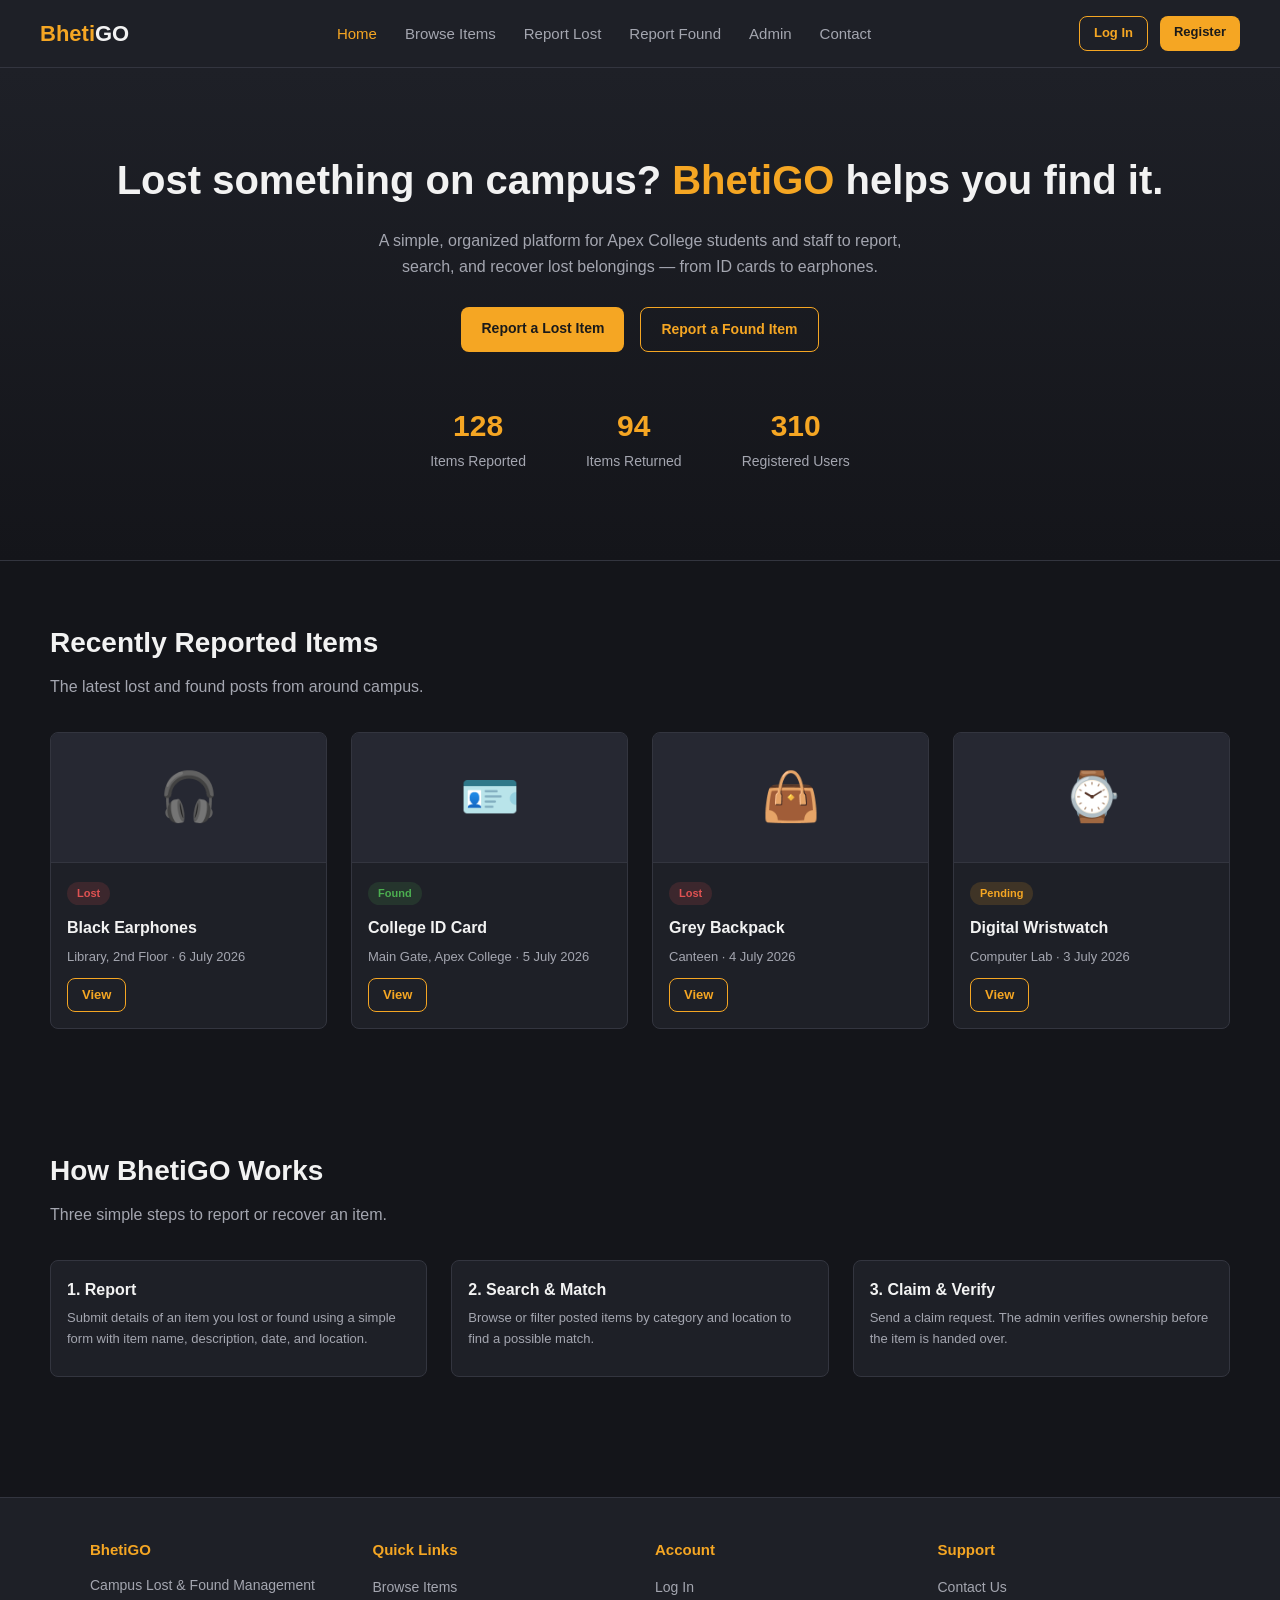
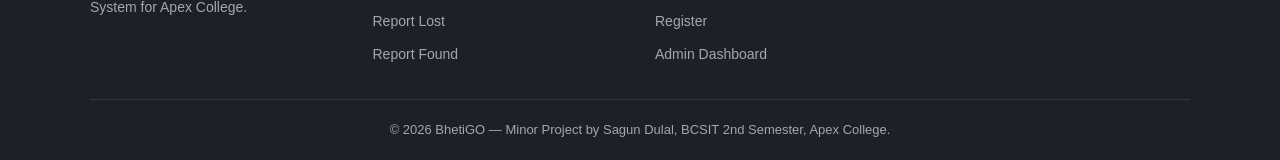
<file: index.html>
<!DOCTYPE html>
<html lang="en">
<head>
  <meta charset="UTF-8">
  <title>BhetiGO | Campus Lost &amp; Found</title>
  <meta name="viewport" content="width=device-width, initial-scale=1.0">
  <link rel="stylesheet" href="style.css">
  <meta name="author" content="Sagun Dulal">
</head>
<body>

  <!-- ============ NAVBAR ============ -->
  <!-- Every link below calls showPage() instead of loading a new file.
       This keeps the whole site inside one HTML page. -->
  <nav class="navbar">
    <div class="logo">Bheti<span>GO</span></div>
    <ul class="nav-links">
      <li><a href="#" class="nav-link active" data-page="home" onclick="showPage('home')">Home</a></li>
      <li><a href="#" class="nav-link" data-page="browse" onclick="showPage('browse')">Browse Items</a></li>
      <li><a href="#" class="nav-link" data-page="report-lost" onclick="showPage('report-lost')">Report Lost</a></li>
      <li><a href="#" class="nav-link" data-page="report-found" onclick="showPage('report-found')">Report Found</a></li>
      <li><a href="#" class="nav-link" data-page="admin" onclick="showPage('admin')">Admin</a></li>
      <li><a href="#" class="nav-link" data-page="contact" onclick="showPage('contact')">Contact</a></li>
    </ul>
    <div class="nav-buttons">
      <a href="#" class="btn btn-outline btn-small" onclick="showPage('login')">Log In</a>
      <a href="#" class="btn btn-primary btn-small" onclick="showPage('login')">Register</a>
    </div>
  </nav>


  <!-- =========================================================
       PAGE: HOME
       ========================================================= -->
  <section id="home" class="page active">

    <div class="hero">
      <h1>Lost something on campus? <span>BhetiGO</span> helps you find it.</h1>
      <p>A simple, organized platform for Apex College students and staff to report,
        search, and recover lost belongings — from ID cards to earphones.</p>
      <div class="hero-buttons">
        <a href="#" class="btn btn-primary" onclick="showPage('report-lost')">Report a Lost Item</a>
        <a href="#" class="btn btn-outline" onclick="showPage('report-found')">Report a Found Item</a>
      </div>

      <div class="stats-row">
        <div class="stat-box">
          <h2>128</h2>
          <p>Items Reported</p>
        </div>
        <div class="stat-box">
          <h2>94</h2>
          <p>Items Returned</p>
        </div>
        <div class="stat-box">
          <h2>310</h2>
          <p>Registered Users</p>
        </div>
      </div>
    </div>

    <div class="section container">
      <h2 class="section-title">Recently Reported Items</h2>
      <p class="section-subtitle">The latest lost and found posts from around campus.</p>

      <div class="card-grid">

        <div class="item-card">
          <div class="item-thumb">🎧</div>
          <div class="item-body">
            <span class="tag tag-lost">Lost</span>
            <h3>Black Earphones</h3>
            <p>Library, 2nd Floor · 6 July 2026</p>
            <div class="item-footer">
              <a href="#" class="btn btn-outline btn-small" onclick="showPage('item-details')">View</a>
            </div>
          </div>
        </div>

        <div class="item-card">
          <div class="item-thumb">🪪</div>
          <div class="item-body">
            <span class="tag tag-found">Found</span>
            <h3>College ID Card</h3>
            <p>Main Gate, Apex College · 5 July 2026</p>
            <div class="item-footer">
              <a href="#" class="btn btn-outline btn-small" onclick="showPage('item-details')">View</a>
            </div>
          </div>
        </div>

        <div class="item-card">
          <div class="item-thumb">👜</div>
          <div class="item-body">
            <span class="tag tag-lost">Lost</span>
            <h3>Grey Backpack</h3>
            <p>Canteen · 4 July 2026</p>
            <div class="item-footer">
              <a href="#" class="btn btn-outline btn-small" onclick="showPage('item-details')">View</a>
            </div>
          </div>
        </div>

        <div class="item-card">
          <div class="item-thumb">⌚</div>
          <div class="item-body">
            <span class="tag tag-pending">Pending</span>
            <h3>Digital Wristwatch</h3>
            <p>Computer Lab · 3 July 2026</p>
            <div class="item-footer">
              <a href="#" class="btn btn-outline btn-small" onclick="showPage('item-details')">View</a>
            </div>
          </div>
        </div>

      </div>
    </div>

    <div class="section container">
      <h2 class="section-title">How BhetiGO Works</h2>
      <p class="section-subtitle">Three simple steps to report or recover an item.</p>

      <div class="card-grid">
        <div class="item-card">
          <div class="item-body">
            <h3>1. Report</h3>
            <p>Submit details of an item you lost or found using a simple form with
              item name, description, date, and location.</p>
          </div>
        </div>
        <div class="item-card">
          <div class="item-body">
            <h3>2. Search &amp; Match</h3>
            <p>Browse or filter posted items by category and location to find a
              possible match.</p>
          </div>
        </div>
        <div class="item-card">
          <div class="item-body">
            <h3>3. Claim &amp; Verify</h3>
            <p>Send a claim request. The admin verifies ownership before the item
              is handed over.</p>
          </div>
        </div>
      </div>
    </div>

  </section>


  <!-- =========================================================
       PAGE: LOGIN / REGISTER
       ========================================================= -->
  <section id="login" class="page">
    <div class="section container">
      <div class="form-wrapper">

        <div class="tab-buttons">
          <button type="button" class="active" onclick="showFormTab('login-form')">Log In</button>
          <button type="button" onclick="showFormTab('register-form')">Register</button>
        </div>

        <div id="login-form" class="tab-content active">
          <form action="#" method="POST">
            <div class="form-group">
              <label for="login-email">Email Address</label>
              <input type="email" id="login-email" name="email" placeholder="you@apexcollege.edu.np" required>
            </div>
            <div class="form-group">
              <label for="login-password">Password</label>
              <input type="password" id="login-password" name="password" placeholder="Enter your password" required>
            </div>
            <button type="submit" class="btn btn-primary" style="width:100%;">Log In</button>
          </form>
          <p class="form-note">Don't have an account? <a href="#" onclick="showFormTab('register-form')">Register here</a></p>
        </div>

        <div id="register-form" class="tab-content">
          <form action="#" method="POST">
            <div class="form-group">
              <label for="reg-name">Full Name</label>
              <input type="text" id="reg-name" name="fullname" placeholder="e.g. Sagun Dulal" required>
            </div>
            <div class="form-group">
              <label for="reg-roll">Roll Number</label>
              <input type="text" id="reg-roll" name="roll" placeholder="e.g. 2025-bcsit-208" required>
            </div>
            <div class="form-group">
              <label for="reg-email">Email Address</label>
              <input type="email" id="reg-email" name="email" placeholder="you@apexcollege.edu.np" required>
            </div>
            <div class="form-group">
              <label for="reg-password">Password</label>
              <input type="password" id="reg-password" name="password" placeholder="Create a password" required>
            </div>
            <button type="submit" class="btn btn-primary" style="width:100%;">Create Account</button>
          </form>
          <p class="form-note">Already registered? <a href="#" onclick="showFormTab('login-form')">Log in here</a></p>
        </div>

      </div>
    </div>
  </section>


  <!-- =========================================================
       PAGE: REPORT LOST ITEM
       ========================================================= -->
  <section id="report-lost" class="page">
    <div class="section container">
      <h2 class="section-title">Report a Lost Item</h2>
      <p class="section-subtitle">Fill in the details below. The more specific you are, the easier it is for someone to identify your item.</p>

      <div class="form-wrapper">
        <form action="#" method="POST">

          <div class="form-group">
            <label for="lost-item-name">Item Name</label>
            <input type="text" id="lost-item-name" name="item_name" placeholder="e.g. Black Wallet" required>
          </div>

          <div class="form-row">
            <div class="form-group">
              <label for="lost-category">Category</label>
              <select id="lost-category" name="category" required>
                <option value="">Select category</option>
                <option value="wallet">Wallet</option>
                <option value="earphones">Earphones</option>
                <option value="id-card">ID Card</option>
                <option value="bag">Bag</option>
                <option value="watch">Watch</option>
                <option value="other">Other</option>
              </select>
            </div>
            <div class="form-group">
              <label for="date-lost">Date Lost</label>
              <input type="date" id="date-lost" name="date_lost" required>
            </div>
          </div>

          <div class="form-group">
            <label for="lost-location">Last Seen Location</label>
            <input type="text" id="lost-location" name="location" placeholder="e.g. Library, 2nd Floor" required>
          </div>

          <div class="form-group">
            <label for="lost-description">Description</label>
            <textarea id="lost-description" name="description" rows="4" placeholder="Describe the item — color, brand, distinguishing marks, etc."></textarea>
          </div>

          <div class="form-group">
            <label for="lost-photo">Upload Photo (optional)</label>
            <input type="file" id="lost-photo" name="photo" accept="image/*">
          </div>

          <div class="form-group">
            <label for="lost-contact">Your Contact Number</label>
            <input type="tel" id="lost-contact" name="contact" placeholder="98XXXXXXXX" required>
          </div>

          <button type="submit" class="btn btn-primary" style="width:100%;">Submit Lost Item Report</button>
        </form>
      </div>
    </div>
  </section>


  <!-- =========================================================
       PAGE: REPORT FOUND ITEM
       ========================================================= -->
  <section id="report-found" class="page">
    <div class="section container">
      <h2 class="section-title">Report a Found Item</h2>
      <p class="section-subtitle">Found something on campus? Help return it to its owner by posting the details here.</p>

      <div class="form-wrapper">
        <form action="#" method="POST">

          <div class="form-group">
            <label for="found-item-name">Item Name</label>
            <input type="text" id="found-item-name" name="item_name" placeholder="e.g. College ID Card" required>
          </div>

          <div class="form-row">
            <div class="form-group">
              <label for="found-category">Category</label>
              <select id="found-category" name="category" required>
                <option value="">Select category</option>
                <option value="wallet">Wallet</option>
                <option value="earphones">Earphones</option>
                <option value="id-card">ID Card</option>
                <option value="bag">Bag</option>
                <option value="watch">Watch</option>
                <option value="other">Other</option>
              </select>
            </div>
            <div class="form-group">
              <label for="date-found">Date Found</label>
              <input type="date" id="date-found" name="date_found" required>
            </div>
          </div>

          <div class="form-group">
            <label for="found-location">Location Found</label>
            <input type="text" id="found-location" name="location" placeholder="e.g. Main Gate, Apex College" required>
          </div>

          <div class="form-group">
            <label for="found-description">Description</label>
            <textarea id="found-description" name="description" rows="4" placeholder="Describe the item so the rightful owner can identify it."></textarea>
          </div>

          <div class="form-group">
            <label for="found-photo">Upload Photo (optional)</label>
            <input type="file" id="found-photo" name="photo" accept="image/*">
          </div>

          <div class="form-group">
            <label for="found-contact">Your Contact Number</label>
            <input type="tel" id="found-contact" name="contact" placeholder="98XXXXXXXX" required>
          </div>

          <button type="submit" class="btn btn-primary" style="width:100%;">Submit Found Item Report</button>
        </form>
      </div>
    </div>
  </section>


  <!-- =========================================================
       PAGE: BROWSE ITEMS
       ========================================================= -->
  <section id="browse" class="page">
    <div class="section container">
      <h2 class="section-title">Browse Lost &amp; Found Items</h2>
      <p class="section-subtitle">Search and filter through all reported items.</p>

      <div class="filter-bar">
        <input type="text" placeholder="Search by item name...">
        <select>
          <option value="">All Categories</option>
          <option value="wallet">Wallet</option>
          <option value="earphones">Earphones</option>
          <option value="id-card">ID Card</option>
          <option value="bag">Bag</option>
          <option value="watch">Watch</option>
        </select>
        <select>
          <option value="">All Status</option>
          <option value="lost">Lost</option>
          <option value="found">Found</option>
          <option value="pending">Pending Claim</option>
        </select>
        <button class="btn btn-primary">Search</button>
      </div>

      <div class="card-grid">

        <div class="item-card">
          <div class="item-thumb">🎧</div>
          <div class="item-body">
            <span class="tag tag-lost">Lost</span>
            <h3>Black Earphones</h3>
            <p>Library, 2nd Floor · 6 July 2026</p>
            <div class="item-footer">
              <a href="#" class="btn btn-outline btn-small" onclick="showPage('item-details')">View</a>
            </div>
          </div>
        </div>

        <div class="item-card">
          <div class="item-thumb">🪪</div>
          <div class="item-body">
            <span class="tag tag-found">Found</span>
            <h3>College ID Card</h3>
            <p>Main Gate, Apex College · 5 July 2026</p>
            <div class="item-footer">
              <a href="#" class="btn btn-outline btn-small" onclick="showPage('item-details')">View</a>
            </div>
          </div>
        </div>

        <div class="item-card">
          <div class="item-thumb">👜</div>
          <div class="item-body">
            <span class="tag tag-lost">Lost</span>
            <h3>Grey Backpack</h3>
            <p>Canteen · 4 July 2026</p>
            <div class="item-footer">
              <a href="#" class="btn btn-outline btn-small" onclick="showPage('item-details')">View</a>
            </div>
          </div>
        </div>

        <div class="item-card">
          <div class="item-thumb">⌚</div>
          <div class="item-body">
            <span class="tag tag-pending">Pending</span>
            <h3>Digital Wristwatch</h3>
            <p>Computer Lab · 3 July 2026</p>
            <div class="item-footer">
              <a href="#" class="btn btn-outline btn-small" onclick="showPage('item-details')">View</a>
            </div>
          </div>
        </div>

        <div class="item-card">
          <div class="item-thumb">👛</div>
          <div class="item-body">
            <span class="tag tag-found">Found</span>
            <h3>Brown Wallet</h3>
            <p>Cafeteria · 2 July 2026</p>
            <div class="item-footer">
              <a href="#" class="btn btn-outline btn-small" onclick="showPage('item-details')">View</a>
            </div>
          </div>
        </div>

        <div class="item-card">
          <div class="item-thumb">🔑</div>
          <div class="item-body">
            <span class="tag tag-lost">Lost</span>
            <h3>Bunch of Keys</h3>
            <p>Parking Area · 1 July 2026</p>
            <div class="item-footer">
              <a href="#" class="btn btn-outline btn-small" onclick="showPage('item-details')">View</a>
            </div>
          </div>
        </div>

      </div>
    </div>
  </section>


  <!-- =========================================================
       PAGE: ITEM DETAILS
       ========================================================= -->
  <section id="item-details" class="page">
    <div class="section container">
      <div class="details-wrapper">

        <div class="details-image">🎧</div>

        <div class="details-info">
          <span class="tag tag-lost">Lost</span>
          <h1>Black Earphones</h1>
          <p style="color:#a4a6b0;">Reported on 6 July 2026 by a BCSIT student.</p>

          <ul class="details-list">
            <li><span>Category</span><span>Earphones</span></li>
            <li><span>Location</span><span>Library, 2nd Floor</span></li>
            <li><span>Date Lost</span><span>6 July 2026</span></li>
            <li><span>Status</span><span>Not yet claimed</span></li>
            <li><span>Reported By</span><span>Registered Student</span></li>
          </ul>

          <p style="color:#a4a6b0; margin-bottom:20px;">
            A pair of black wired earphones with a small silver logo on the earbuds.
            Left inside a laptop bag pocket, possibly in the reading area near the
            library windows.
          </p>

          <a href="#" class="btn btn-primary" onclick="showPage('claim-request')">Send Claim Request</a>
          <a href="#" class="btn btn-outline" onclick="showPage('browse')">Back to Browse</a>
        </div>

      </div>
    </div>
  </section>


  <!-- =========================================================
       PAGE: CLAIM REQUEST
       ========================================================= -->
  <section id="claim-request" class="page">
    <div class="section container">
      <h2 class="section-title">Claim Request</h2>
      <p class="section-subtitle">You're requesting ownership verification for: <strong>Black Earphones</strong></p>

      <div class="form-wrapper">
        <form action="#" method="POST">

          <div class="form-group">
            <label for="claimant-name">Your Full Name</label>
            <input type="text" id="claimant-name" name="claimant_name" placeholder="e.g. Sagun Dulal" required>
          </div>

          <div class="form-group">
            <label for="claimant-roll">Roll Number</label>
            <input type="text" id="claimant-roll" name="claimant_roll" placeholder="e.g. 2025-bcsit-208" required>
          </div>

          <div class="form-group">
            <label for="proof">Proof of Ownership</label>
            <textarea id="proof" name="proof" rows="4" placeholder="Describe a unique detail only the real owner would know (e.g. scratch mark, sticker, serial number)." required></textarea>
          </div>

          <div class="form-group">
            <label for="claimant-contact">Contact Number</label>
            <input type="tel" id="claimant-contact" name="claimant_contact" placeholder="98XXXXXXXX" required>
          </div>

          <button type="submit" class="btn btn-primary" style="width:100%;">Submit Claim Request</button>
        </form>

        <p class="form-note">Your claim will be reviewed by the admin before the item is released.</p>
      </div>
    </div>
  </section>


  <!-- =========================================================
       PAGE: ADMIN DASHBOARD
       ========================================================= -->
  <section id="admin" class="page">
    <div class="section container">
      <h2 class="section-title">Admin Dashboard</h2>
      <p class="section-subtitle">Manage reported items, approve posts, and verify claim requests.</p>

      <div class="summary-row">
        <div class="summary-card">
          <h2>128</h2>
          <p>Total Items Reported</p>
        </div>
        <div class="summary-card">
          <h2>94</h2>
          <p>Items Returned</p>
        </div>
        <div class="summary-card">
          <h2>18</h2>
          <p>Pending Claims</p>
        </div>
        <div class="summary-card">
          <h2>310</h2>
          <p>Registered Users</p>
        </div>
      </div>

      <h2 class="section-title" style="font-size:20px;">All Reported Items</h2>
      <table class="data-table">
        <thead>
          <tr>
            <th>Item</th>
            <th>Category</th>
            <th>Location</th>
            <th>Status</th>
            <th>Reported By</th>
            <th>Action</th>
          </tr>
        </thead>
        <tbody>
          <tr>
            <td>Black Earphones</td>
            <td>Earphones</td>
            <td>Library, 2nd Floor</td>
            <td><span class="tag tag-lost">Lost</span></td>
            <td>Sagun Dulal</td>
            <td>
              <a href="#" class="btn btn-primary btn-small">Approve</a>
              <a href="#" class="btn btn-danger btn-small">Remove</a>
            </td>
          </tr>
          <tr>
            <td>College ID Card</td>
            <td>ID Card</td>
            <td>Main Gate</td>
            <td><span class="tag tag-found">Found</span></td>
            <td>Anonymous User</td>
            <td>
              <a href="#" class="btn btn-primary btn-small">Approve</a>
              <a href="#" class="btn btn-danger btn-small">Remove</a>
            </td>
          </tr>
          <tr>
            <td>Grey Backpack</td>
            <td>Bag</td>
            <td>Canteen</td>
            <td><span class="tag tag-lost">Lost</span></td>
            <td>Anisha Rai</td>
            <td>
              <a href="#" class="btn btn-primary btn-small">Approve</a>
              <a href="#" class="btn btn-danger btn-small">Remove</a>
            </td>
          </tr>
          <tr>
            <td>Digital Wristwatch</td>
            <td>Watch</td>
            <td>Computer Lab</td>
            <td><span class="tag tag-pending">Pending Claim</span></td>
            <td>Bikash Shrestha</td>
            <td>
              <a href="#" class="btn btn-primary btn-small">Verify</a>
              <a href="#" class="btn btn-danger btn-small">Reject</a>
            </td>
          </tr>
        </tbody>
      </table>
    </div>
  </section>


  <!-- =========================================================
       PAGE: CONTACT
       ========================================================= -->
  <section id="contact" class="page">
    <div class="section container">
      <h2 class="section-title">Contact Us</h2>
      <p class="section-subtitle">Have a question or facing an issue? Send us a message.</p>

      <div class="form-wrapper">
        <form action="#" method="POST">

          <div class="form-group">
            <label for="contact-name">Full Name</label>
            <input type="text" id="contact-name" name="name" placeholder="Your name" required>
          </div>

          <div class="form-group">
            <label for="contact-email">Email Address</label>
            <input type="email" id="contact-email" name="email" placeholder="you@apexcollege.edu.np" required>
          </div>

          <div class="form-group">
            <label for="contact-subject">Subject</label>
            <input type="text" id="contact-subject" name="subject" placeholder="What is this regarding?" required>
          </div>

          <div class="form-group">
            <label for="contact-message">Message</label>
            <textarea id="contact-message" name="message" rows="5" placeholder="Write your message here..." required></textarea>
          </div>

          <button type="submit" class="btn btn-primary" style="width:100%;">Send Message</button>
        </form>
      </div>
    </div>
  </section>


  <!-- ============ FOOTER (shown on every page) ============ -->
  <footer class="footer">
    <div class="container">
      <div class="footer-grid">
        <div>
          <h4>BhetiGO</h4>
          <p style="color:#a4a6b0; font-size:14px;">Campus Lost &amp; Found Management System for Apex College.</p>
        </div>
        <div>
          <h4>Quick Links</h4>
          <ul>
            <li><a href="#" onclick="showPage('browse')">Browse Items</a></li>
            <li><a href="#" onclick="showPage('report-lost')">Report Lost</a></li>
            <li><a href="#" onclick="showPage('report-found')">Report Found</a></li>
          </ul>
        </div>
        <div>
          <h4>Account</h4>
          <ul>
            <li><a href="#" onclick="showPage('login')">Log In</a></li>
            <li><a href="#" onclick="showPage('login')">Register</a></li>
            <li><a href="#" onclick="showPage('admin')">Admin Dashboard</a></li>
          </ul>
        </div>
        <div>
          <h4>Support</h4>
          <ul>
            <li><a href="#" onclick="showPage('contact')">Contact Us</a></li>
          </ul>
        </div>
      </div>
      <div class="footer-bottom">
        &copy; 2026 BhetiGO — Minor Project by Sagun Dulal, BCSIT 2nd Semester, Apex College.
      </div>
    </div>
  </footer>


  <!-- =========================================================
       PAGE-SWITCHING SCRIPT
       Everything lives in ONE html file. Each <section class="page">
       represents a "page". showPage() just hides every section
       and reveals the one that was clicked, and updates which
       nav link looks "active".
       ========================================================= -->
  <script>
    function showPage(pageId) {
      // Hide every page section
      document.querySelectorAll('.page').forEach(function (page) {
        page.classList.remove('active');
      });
      // Show only the requested one
      document.getElementById(pageId).classList.add('active');

      // Update the active state on the top navbar links
      document.querySelectorAll('.nav-link').forEach(function (link) {
        link.classList.remove('active');
        if (link.getAttribute('data-page') === pageId) {
          link.classList.add('active');
        }
      });

      // Scroll to top whenever the page changes
      window.scrollTo(0, 0);
    }

    // Switches between the Login and Register forms inside the login page
    function showFormTab(tabId) {
      document.querySelectorAll('#login .tab-content').forEach(function (tab) {
        tab.classList.remove('active');
      });
      document.querySelectorAll('#login .tab-buttons button').forEach(function (btn) {
        btn.classList.remove('active');
      });
      document.getElementById(tabId).classList.add('active');
      event.target.classList.add('active');
    }
  </script>

</body>
</html>
</file>
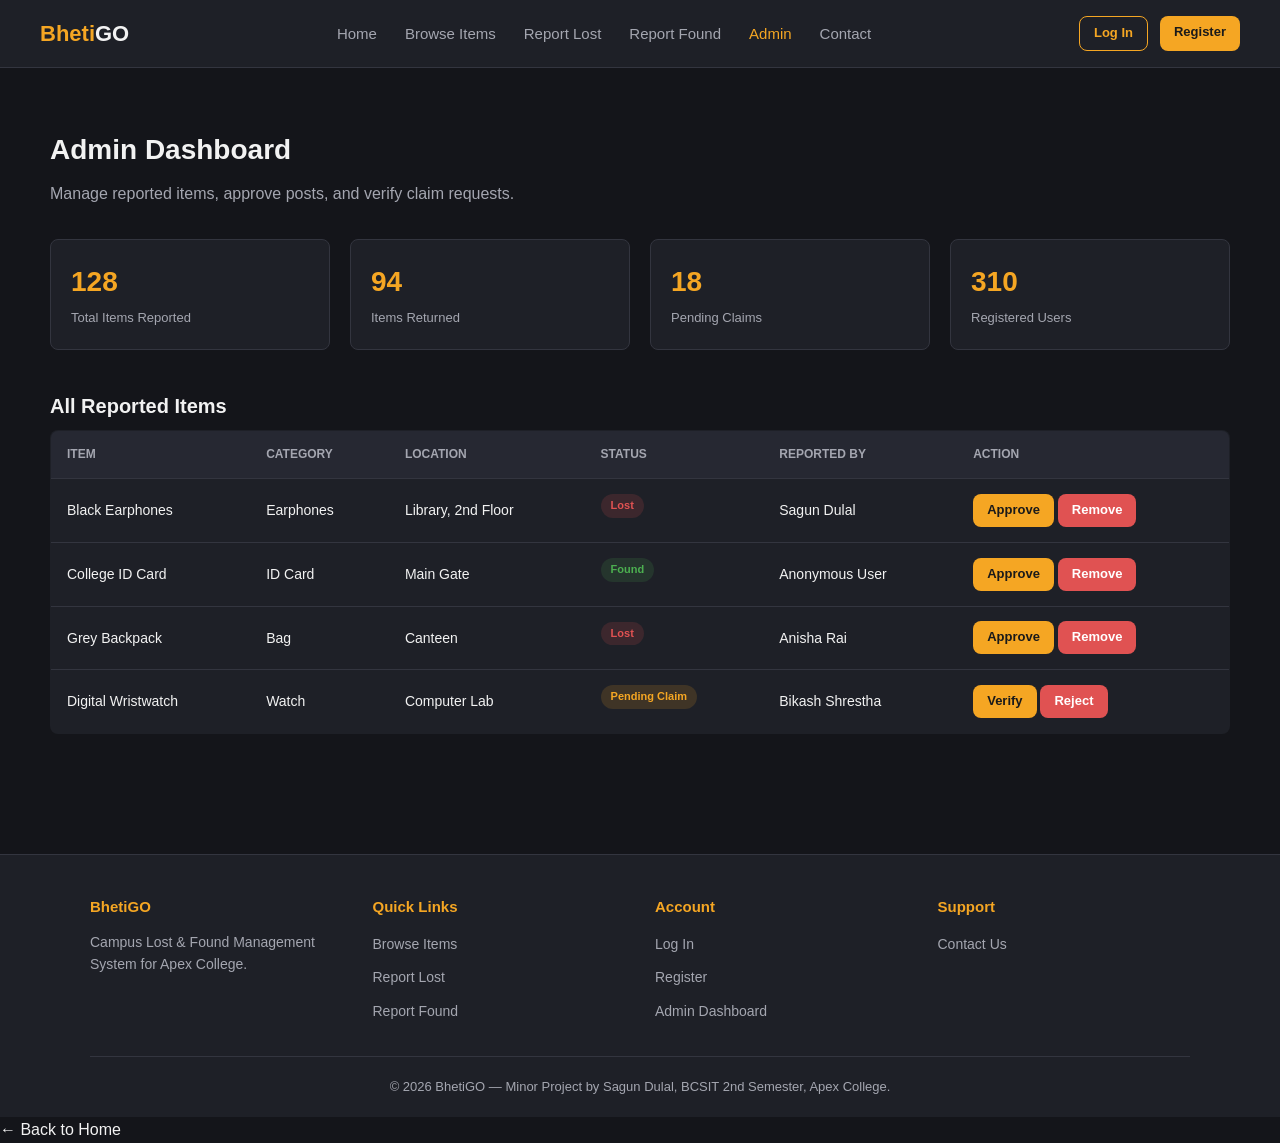
<file: admin.html>
<!DOCTYPE html>
<html lang="en">
<head>
  <meta charset="UTF-8">
  <title>Admin Dashboard | BhetiGO</title>
  <meta name="viewport" content="width=device-width, initial-scale=1.0">
  <link rel="stylesheet" href="style.css">
  <meta name="author" content="Sagun Dulal">
</head>
<body>

  <nav class="navbar">
    <div class="logo">Bheti<span>GO</span></div>
    <ul class="nav-links">
      <li><a href="index.html" class="nav-link">Home</a></li>
      <li><a href="browse.html" class="nav-link">Browse Items</a></li>
      <li><a href="report-lost.html" class="nav-link">Report Lost</a></li>
      <li><a href="report-found.html" class="nav-link">Report Found</a></li>
      <li><a href="admin.html" class="nav-link active">Admin</a></li>
      <li><a href="contact.html" class="nav-link">Contact</a></li>
    </ul>
    <div class="nav-buttons">
      <a href="login.html" class="btn btn-outline btn-small">Log In</a>
      <a href="login.html" class="btn btn-primary btn-small">Register</a>
    </div>
  </nav>

  <section id="admin" class="page active">
    <div class="section container">
      <h2 class="section-title">Admin Dashboard</h2>
      <p class="section-subtitle">Manage reported items, approve posts, and verify claim requests.</p>

      <div class="summary-row">
        <div class="summary-card">
          <h2>128</h2>
          <p>Total Items Reported</p>
        </div>
        <div class="summary-card">
          <h2>94</h2>
          <p>Items Returned</p>
        </div>
        <div class="summary-card">
          <h2>18</h2>
          <p>Pending Claims</p>
        </div>
        <div class="summary-card">
          <h2>310</h2>
          <p>Registered Users</p>
        </div>
      </div>

      <h2 class="section-title" style="font-size:20px;">All Reported Items</h2>
      <table class="data-table">
        <thead>
          <tr>
            <th>Item</th>
            <th>Category</th>
            <th>Location</th>
            <th>Status</th>
            <th>Reported By</th>
            <th>Action</th>
          </tr>
        </thead>
        <tbody>
          <tr>
            <td>Black Earphones</td>
            <td>Earphones</td>
            <td>Library, 2nd Floor</td>
            <td><span class="tag tag-lost">Lost</span></td>
            <td>Sagun Dulal</td>
            <td>
              <a href="#" class="btn btn-primary btn-small">Approve</a>
              <a href="#" class="btn btn-danger btn-small">Remove</a>
            </td>
          </tr>
          <tr>
            <td>College ID Card</td>
            <td>ID Card</td>
            <td>Main Gate</td>
            <td><span class="tag tag-found">Found</span></td>
            <td>Anonymous User</td>
            <td>
              <a href="#" class="btn btn-primary btn-small">Approve</a>
              <a href="#" class="btn btn-danger btn-small">Remove</a>
            </td>
          </tr>
          <tr>
            <td>Grey Backpack</td>
            <td>Bag</td>
            <td>Canteen</td>
            <td><span class="tag tag-lost">Lost</span></td>
            <td>Anisha Rai</td>
            <td>
              <a href="#" class="btn btn-primary btn-small">Approve</a>
              <a href="#" class="btn btn-danger btn-small">Remove</a>
            </td>
          </tr>
          <tr>
            <td>Digital Wristwatch</td>
            <td>Watch</td>
            <td>Computer Lab</td>
            <td><span class="tag tag-pending">Pending Claim</span></td>
            <td>Bikash Shrestha</td>
            <td>
              <a href="#" class="btn btn-primary btn-small">Verify</a>
              <a href="#" class="btn btn-danger btn-small">Reject</a>
            </td>
          </tr>
        </tbody>
      </table>
    </div>
  </section>

  <footer class="footer">
    <div class="container">
      <div class="footer-grid">
        <div>
          <h4>BhetiGO</h4>
          <p style="color:#a4a6b0; font-size:14px;">Campus Lost &amp; Found Management System for Apex College.</p>
        </div>
        <div>
          <h4>Quick Links</h4>
          <ul>
            <li><a href="browse.html">Browse Items</a></li>
            <li><a href="report-lost.html">Report Lost</a></li>
            <li><a href="report-found.html">Report Found</a></li>
          </ul>
        </div>
        <div>
          <h4>Account</h4>
          <ul>
            <li><a href="login.html">Log In</a></li>
            <li><a href="login.html">Register</a></li>
            <li><a href="admin.html">Admin Dashboard</a></li>
          </ul>
        </div>
        <div>
          <h4>Support</h4>
          <ul>
            <li><a href="contact.html">Contact Us</a></li>
          </ul>
        </div>
      </div>
      <div class="footer-bottom">
        &copy; 2026 BhetiGO — Minor Project by Sagun Dulal, BCSIT 2nd Semester, Apex College.
      </div>
    </div>
  </footer>

<div class="back-home">
    <a href="index.html" class="home-btn">← Back to Home</a>
</div>

<script src="script.js"></script>
</body>
</html>
</file>
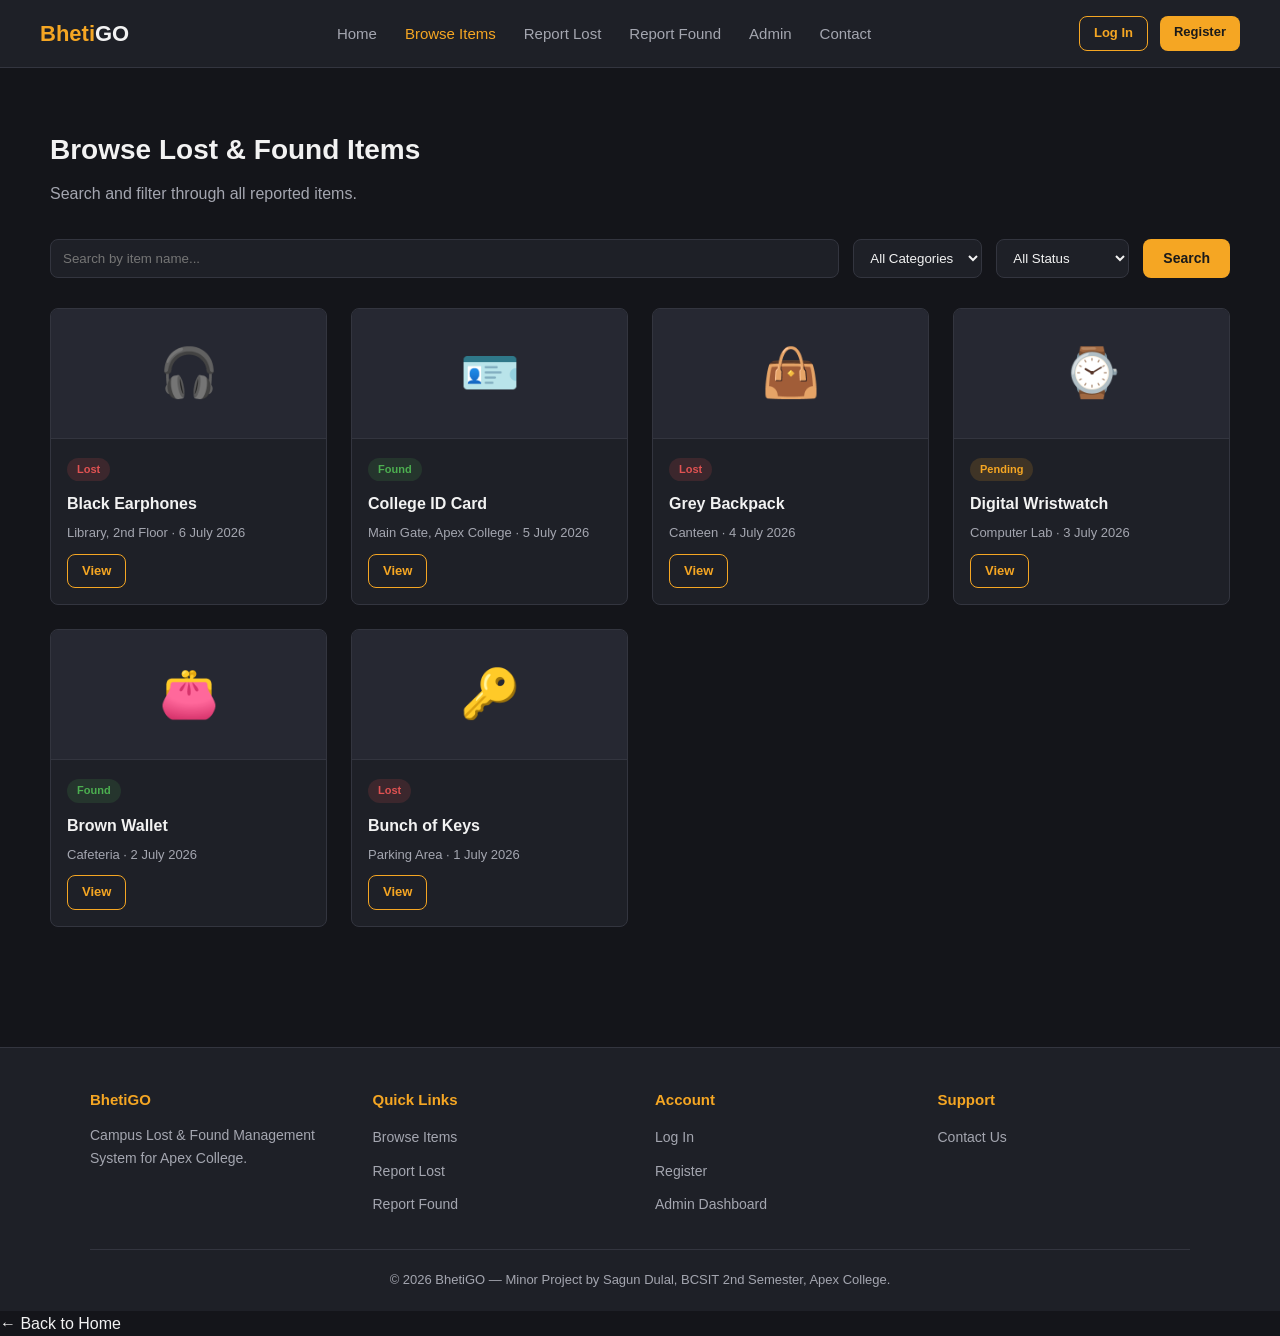
<file: browse.html>
<!DOCTYPE html>
<html lang="en">
<head>
  <meta charset="UTF-8">
  <title>Browse Items | BhetiGO</title>
  <meta name="viewport" content="width=device-width, initial-scale=1.0">
  <link rel="stylesheet" href="style.css">
  <meta name="author" content="Sagun Dulal">
</head>
<body>

  <nav class="navbar">
    <div class="logo">Bheti<span>GO</span></div>
    <ul class="nav-links">
      <li><a href="index.html" class="nav-link">Home</a></li>
      <li><a href="browse.html" class="nav-link active">Browse Items</a></li>
      <li><a href="report-lost.html" class="nav-link">Report Lost</a></li>
      <li><a href="report-found.html" class="nav-link">Report Found</a></li>
      <li><a href="admin.html" class="nav-link">Admin</a></li>
      <li><a href="contact.html" class="nav-link">Contact</a></li>
    </ul>
    <div class="nav-buttons">
      <a href="login.html" class="btn btn-outline btn-small">Log In</a>
      <a href="login.html" class="btn btn-primary btn-small">Register</a>
    </div>
  </nav>

  <section id="browse" class="page active">
    <div class="section container">
      <h2 class="section-title">Browse Lost &amp; Found Items</h2>
      <p class="section-subtitle">Search and filter through all reported items.</p>

      <div class="filter-bar">
        <input type="text" placeholder="Search by item name...">
        <select>
          <option value="">All Categories</option>
          <option value="wallet">Wallet</option>
          <option value="earphones">Earphones</option>
          <option value="id-card">ID Card</option>
          <option value="bag">Bag</option>
          <option value="watch">Watch</option>
        </select>
        <select>
          <option value="">All Status</option>
          <option value="lost">Lost</option>
          <option value="found">Found</option>
          <option value="pending">Pending Claim</option>
        </select>
        <button class="btn btn-primary">Search</button>
      </div>

      <div class="card-grid">

        <div class="item-card">
          <div class="item-thumb">🎧</div>
          <div class="item-body">
            <span class="tag tag-lost">Lost</span>
            <h3>Black Earphones</h3>
            <p>Library, 2nd Floor · 6 July 2026</p>
            <div class="item-footer">
              <a href="item-details.html" class="btn btn-outline btn-small">View</a>
            </div>
          </div>
        </div>

        <div class="item-card">
          <div class="item-thumb">🪪</div>
          <div class="item-body">
            <span class="tag tag-found">Found</span>
            <h3>College ID Card</h3>
            <p>Main Gate, Apex College · 5 July 2026</p>
            <div class="item-footer">
              <a href="item-details.html" class="btn btn-outline btn-small">View</a>
            </div>
          </div>
        </div>

        <div class="item-card">
          <div class="item-thumb">👜</div>
          <div class="item-body">
            <span class="tag tag-lost">Lost</span>
            <h3>Grey Backpack</h3>
            <p>Canteen · 4 July 2026</p>
            <div class="item-footer">
              <a href="item-details.html" class="btn btn-outline btn-small">View</a>
            </div>
          </div>
        </div>

        <div class="item-card">
          <div class="item-thumb">⌚</div>
          <div class="item-body">
            <span class="tag tag-pending">Pending</span>
            <h3>Digital Wristwatch</h3>
            <p>Computer Lab · 3 July 2026</p>
            <div class="item-footer">
              <a href="item-details.html" class="btn btn-outline btn-small">View</a>
            </div>
          </div>
        </div>

        <div class="item-card">
          <div class="item-thumb">👛</div>
          <div class="item-body">
            <span class="tag tag-found">Found</span>
            <h3>Brown Wallet</h3>
            <p>Cafeteria · 2 July 2026</p>
            <div class="item-footer">
              <a href="item-details.html" class="btn btn-outline btn-small">View</a>
            </div>
          </div>
        </div>

        <div class="item-card">
          <div class="item-thumb">🔑</div>
          <div class="item-body">
            <span class="tag tag-lost">Lost</span>
            <h3>Bunch of Keys</h3>
            <p>Parking Area · 1 July 2026</p>
            <div class="item-footer">
              <a href="item-details.html" class="btn btn-outline btn-small">View</a>
            </div>
          </div>
        </div>

      </div>
    </div>
  </section>

  <footer class="footer">
    <div class="container">
      <div class="footer-grid">
        <div>
          <h4>BhetiGO</h4>
          <p style="color:#a4a6b0; font-size:14px;">Campus Lost &amp; Found Management System for Apex College.</p>
        </div>
        <div>
          <h4>Quick Links</h4>
          <ul>
            <li><a href="browse.html">Browse Items</a></li>
            <li><a href="report-lost.html">Report Lost</a></li>
            <li><a href="report-found.html">Report Found</a></li>
          </ul>
        </div>
        <div>
          <h4>Account</h4>
          <ul>
            <li><a href="login.html">Log In</a></li>
            <li><a href="login.html">Register</a></li>
            <li><a href="admin.html">Admin Dashboard</a></li>
          </ul>
        </div>
        <div>
          <h4>Support</h4>
          <ul>
            <li><a href="contact.html">Contact Us</a></li>
          </ul>
        </div>
      </div>
      <div class="footer-bottom">
        &copy; 2026 BhetiGO — Minor Project by Sagun Dulal, BCSIT 2nd Semester, Apex College.
      </div>
    </div>
  </footer>
<div class="back-home">
    <a href="index.html" class="home-btn">← Back to Home</a>
</div>
<script src="script.js"></script>
</body>
</html>
</file>
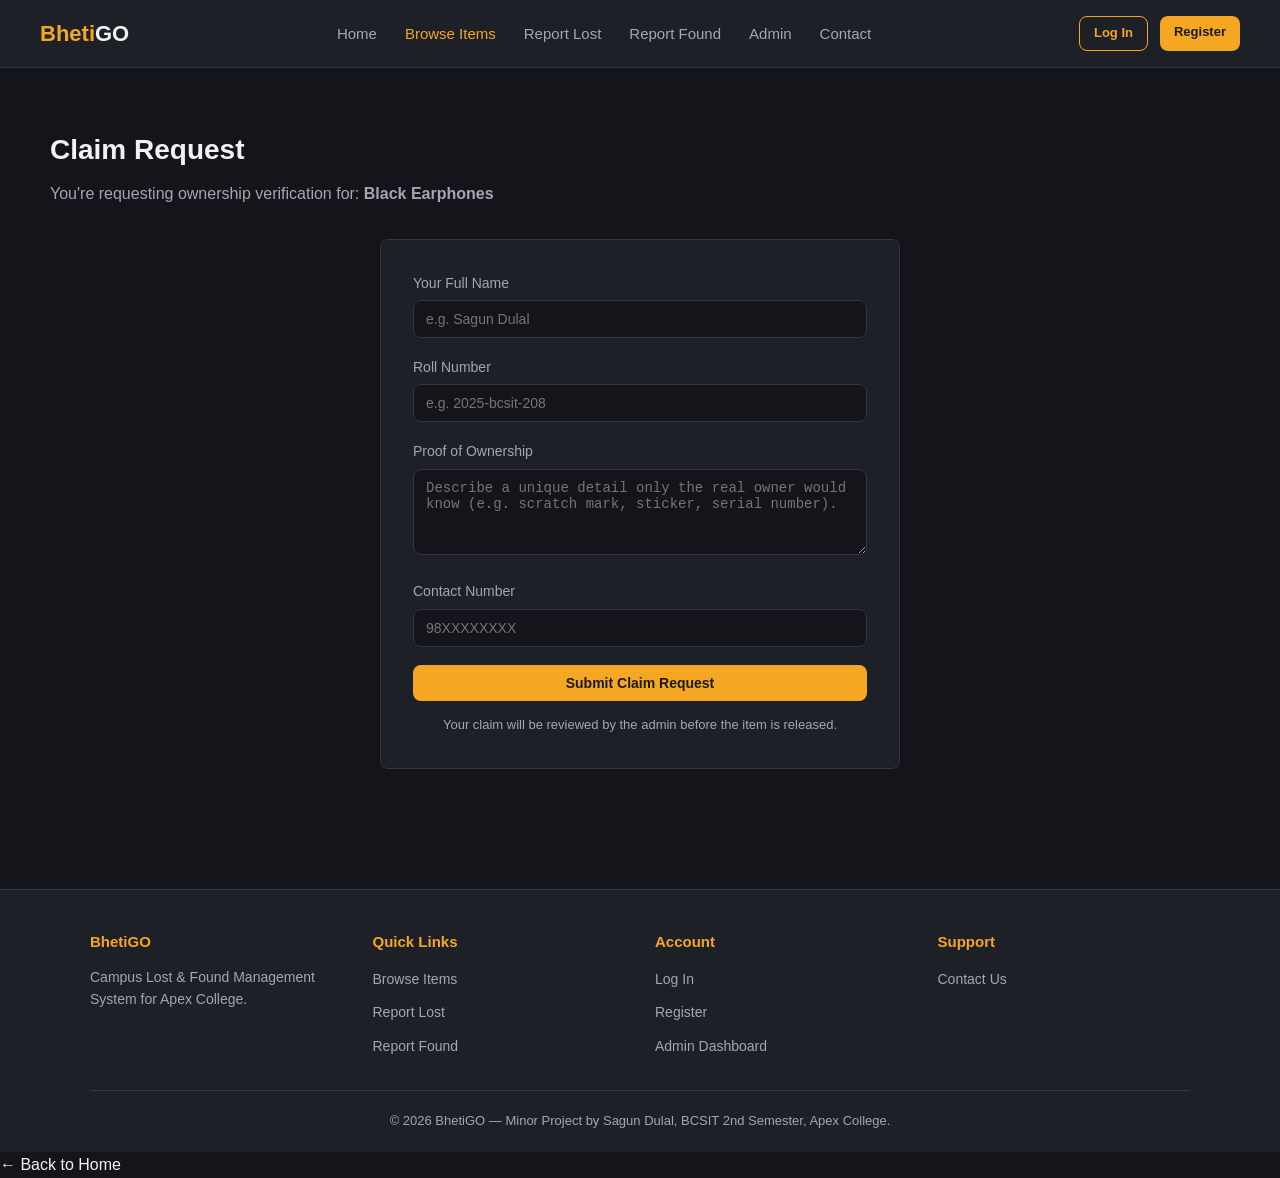
<file: claim-request.html>
<!DOCTYPE html>
<html lang="en">
<head>
  <meta charset="UTF-8">
  <title>Claim Request | BhetiGO</title>
  <meta name="viewport" content="width=device-width, initial-scale=1.0">
  <link rel="stylesheet" href="style.css">
  <meta name="author" content="Sagun Dulal">
</head>
<body>

  <nav class="navbar">
    <div class="logo">Bheti<span>GO</span></div>
    <ul class="nav-links">
      <li><a href="index.html" class="nav-link">Home</a></li>
      <li><a href="browse.html" class="nav-link active">Browse Items</a></li>
      <li><a href="report-lost.html" class="nav-link">Report Lost</a></li>
      <li><a href="report-found.html" class="nav-link">Report Found</a></li>
      <li><a href="admin.html" class="nav-link">Admin</a></li>
      <li><a href="contact.html" class="nav-link">Contact</a></li>
    </ul>
    <div class="nav-buttons">
      <a href="login.html" class="btn btn-outline btn-small">Log In</a>
      <a href="login.html" class="btn btn-primary btn-small">Register</a>
    </div>
  </nav>

  <section id="claim-request" class="page active">
    <div class="section container">
      <h2 class="section-title">Claim Request</h2>
      <p class="section-subtitle">You're requesting ownership verification for: <strong>Black Earphones</strong></p>

      <div class="form-wrapper">
        <form action="#" method="POST">

          <div class="form-group">
            <label for="claimant-name">Your Full Name</label>
            <input type="text" id="claimant-name" name="claimant_name" placeholder="e.g. Sagun Dulal" required>
          </div>

          <div class="form-group">
            <label for="claimant-roll">Roll Number</label>
            <input type="text" id="claimant-roll" name="claimant_roll" placeholder="e.g. 2025-bcsit-208" required>
          </div>

          <div class="form-group">
            <label for="proof">Proof of Ownership</label>
            <textarea id="proof" name="proof" rows="4" placeholder="Describe a unique detail only the real owner would know (e.g. scratch mark, sticker, serial number)." required></textarea>
          </div>

          <div class="form-group">
            <label for="claimant-contact">Contact Number</label>
            <input type="tel" id="claimant-contact" name="claimant_contact" placeholder="98XXXXXXXX" required>
          </div>

          <button type="submit" class="btn btn-primary" style="width:100%;">Submit Claim Request</button>
        </form>

        <p class="form-note">Your claim will be reviewed by the admin before the item is released.</p>
      </div>
    </div>
  </section>

  <footer class="footer">
    <div class="container">
      <div class="footer-grid">
        <div>
          <h4>BhetiGO</h4>
          <p style="color:#a4a6b0; font-size:14px;">Campus Lost &amp; Found Management System for Apex College.</p>
        </div>
        <div>
          <h4>Quick Links</h4>
          <ul>
            <li><a href="browse.html">Browse Items</a></li>
            <li><a href="report-lost.html">Report Lost</a></li>
            <li><a href="report-found.html">Report Found</a></li>
          </ul>
        </div>
        <div>
          <h4>Account</h4>
          <ul>
            <li><a href="login.html">Log In</a></li>
            <li><a href="login.html">Register</a></li>
            <li><a href="admin.html">Admin Dashboard</a></li>
          </ul>
        </div>
        <div>
          <h4>Support</h4>
          <ul>
            <li><a href="contact.html">Contact Us</a></li>
          </ul>
        </div>
      </div>
      <div class="footer-bottom">
        &copy; 2026 BhetiGO — Minor Project by Sagun Dulal, BCSIT 2nd Semester, Apex College.
      </div>
    </div>
  </footer>
<div class="back-home">
   <a href="index.html" class="home-btn">← Back to Home</a>
</div>
<script src="script.js"></script>
</body>
</html>
</file>
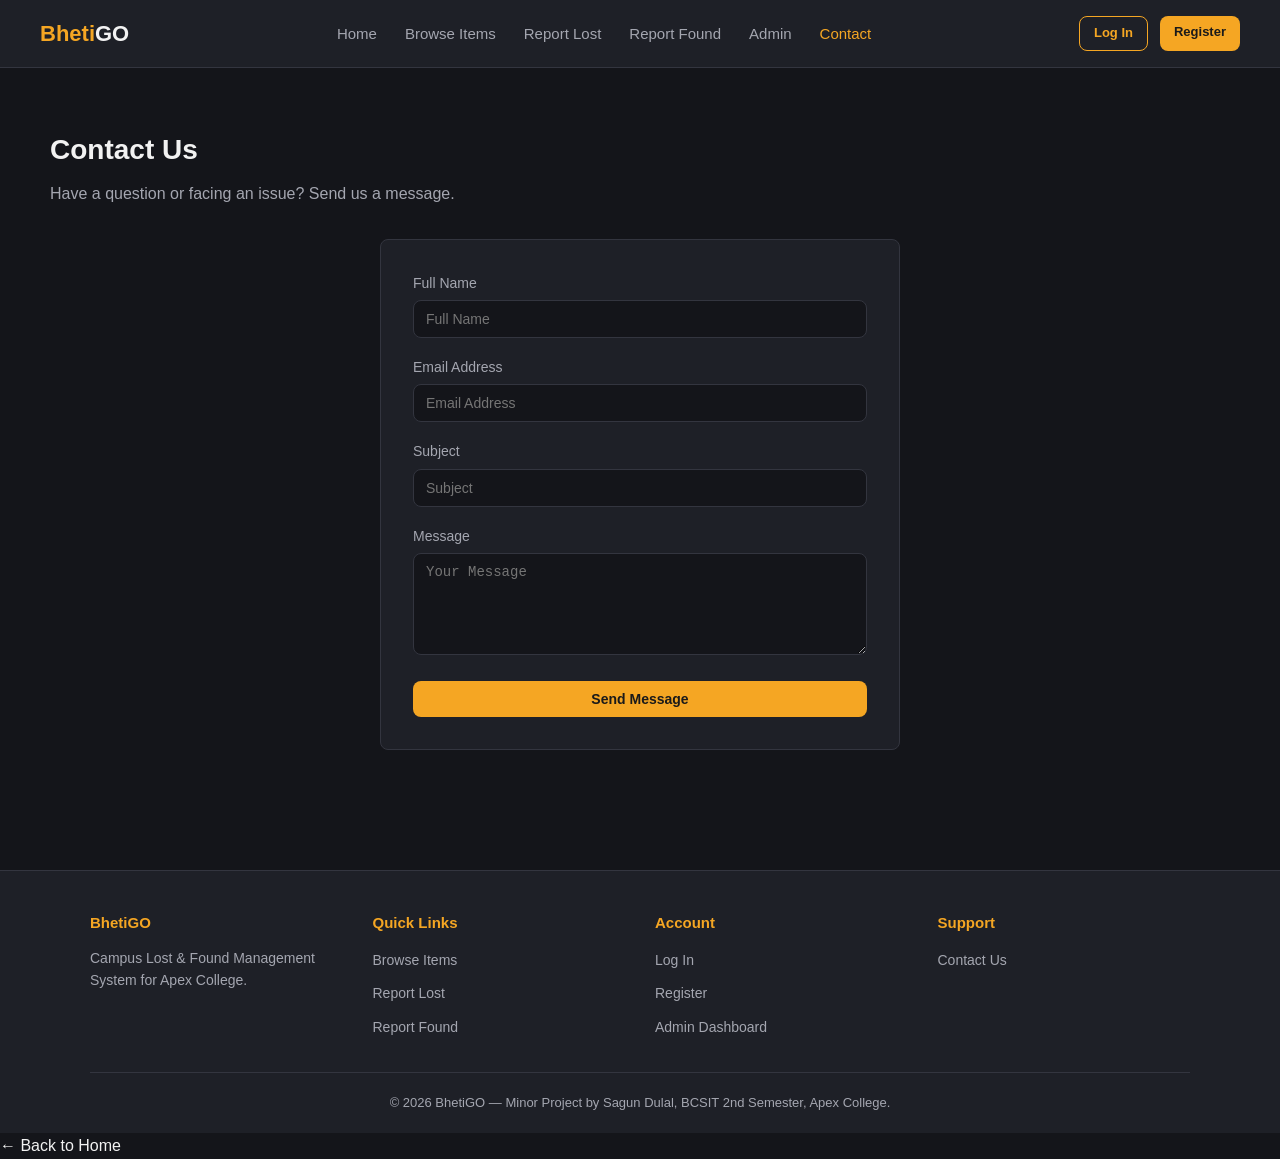
<file: contact.html>
<!DOCTYPE html>
<html lang="en">
<head>
  <meta charset="UTF-8">
  <title>Contact Us | BhetiGO</title>
  <meta name="viewport" content="width=device-width, initial-scale=1.0">
  <link rel="stylesheet" href="style.css">
  <meta name="author" content="Sagun Dulal">
</head>
<body>

  <nav class="navbar">
    <div class="logo">Bheti<span>GO</span></div>
    <ul class="nav-links">
      <li><a href="index.html" class="nav-link">Home</a></li>
      <li><a href="browse.html" class="nav-link">Browse Items</a></li>
      <li><a href="report-lost.html" class="nav-link">Report Lost</a></li>
      <li><a href="report-found.html" class="nav-link">Report Found</a></li>
      <li><a href="admin.html" class="nav-link">Admin</a></li>
      <li><a href="contact.html" class="nav-link active">Contact</a></li>
    </ul>
    <div class="nav-buttons">
      <a href="login.html" class="btn btn-outline btn-small">Log In</a>
      <a href="login.html" class="btn btn-primary btn-small">Register</a>
    </div>
  </nav>

  <section id="contact" class="page active">
    <div class="section container">
      <h2 class="section-title">Contact Us</h2>
      <p class="section-subtitle">Have a question or facing an issue? Send us a message.</p>

      <div class="form-wrapper">
        <form action="#" method="POST">

          <div class="form-group">
            <label for="contact-name">Full Name</label>
           <input type="text" id="contact-name" name="name" placeholder="Full Name" required maxlength="50">
          </div>

          <div class="form-group">
            <label for="contact-email">Email Address</label>
           <input type="email" id="contact-email" name="email" placeholder="Email Address" required>
          </div>

          <div class="form-group">
            <label for="contact-subject">Subject</label>
           <input type="text" id="contact-subject" name="subject" placeholder="Subject" required maxlength="100">
          </div>

          <div class="form-group">
            <label for="contact-message">Message</label>
            <textarea id="contact-message" name="message" rows="5" placeholder="Your Message" required minlength="10"></textarea>
          </div>

          <button type="submit" class="btn btn-primary" style="width:100%;">Send Message</button>
        </form>
      </div>
    </div>
  </section>

  <footer class="footer">
    <div class="container">
      <div class="footer-grid">
        <div>
          <h4>BhetiGO</h4>
          <p style="color:#a4a6b0; font-size:14px;">Campus Lost &amp; Found Management System for Apex College.</p>
        </div>
        <div>
          <h4>Quick Links</h4>
          <ul>
            <li><a href="browse.html">Browse Items</a></li>
            <li><a href="report-lost.html">Report Lost</a></li>
            <li><a href="report-found.html">Report Found</a></li>
          </ul>
        </div>
        <div>
          <h4>Account</h4>
          <ul>
            <li><a href="login.html">Log In</a></li>
            <li><a href="login.html">Register</a></li>
            <li><a href="admin.html">Admin Dashboard</a></li>
          </ul>
        </div>
        <div>
          <h4>Support</h4>
          <ul>
            <li><a href="contact.html">Contact Us</a></li>
          </ul>
        </div>
      </div>
      <div class="footer-bottom">
        &copy; 2026 BhetiGO — Minor Project by Sagun Dulal, BCSIT 2nd Semester, Apex College.
      </div>
    </div>
  </footer>
<div class="back-home">
 <a href="index.html" class="home-btn">← Back to Home</a>
</div>
<script src="script.js"></script>
</body>
</html>
</file>
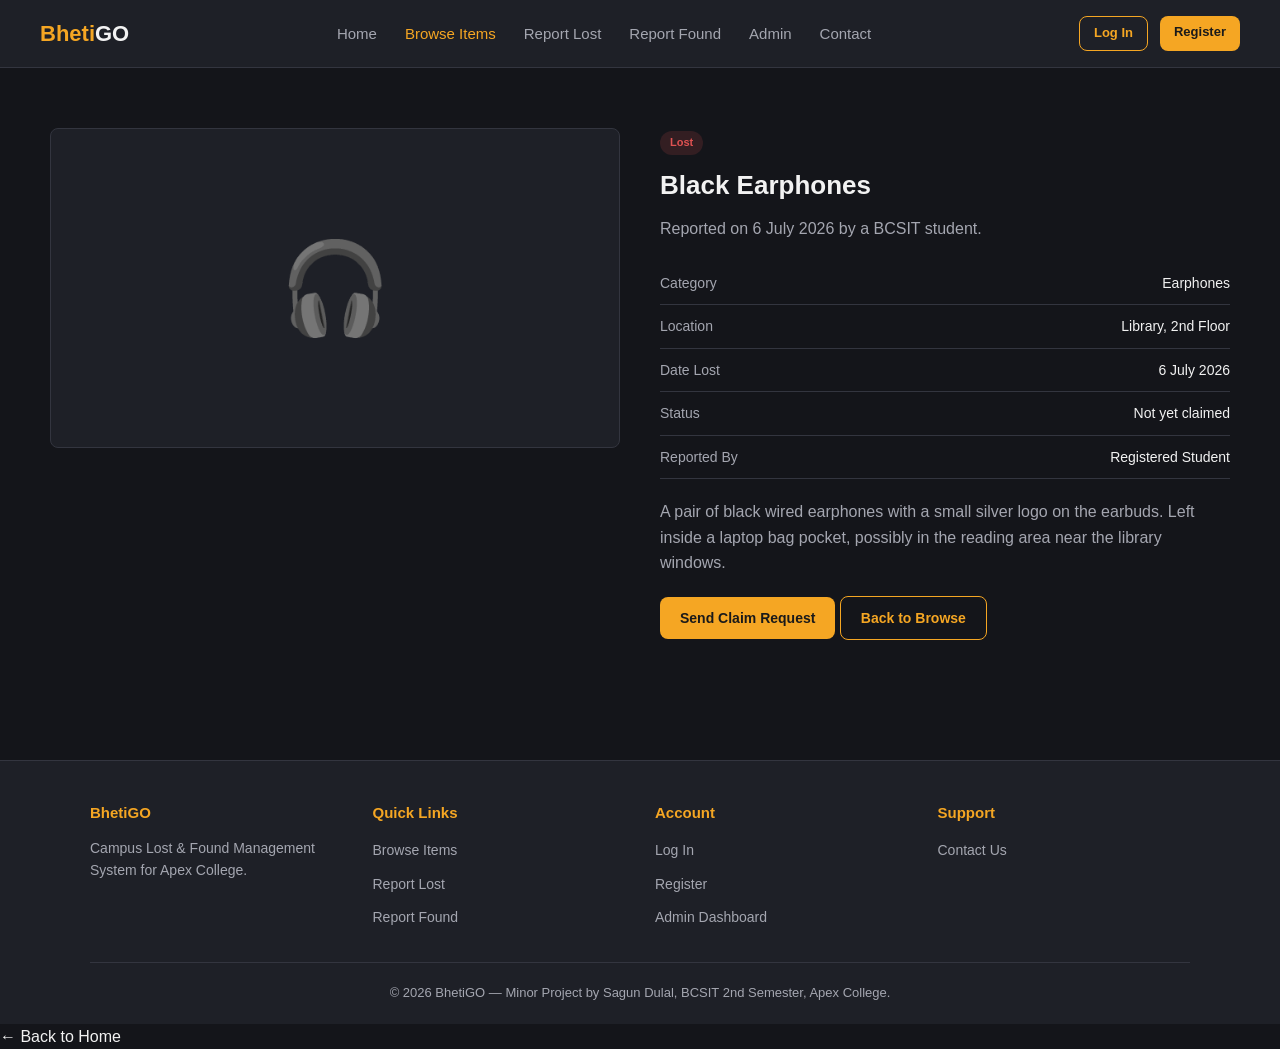
<file: item-details.html>
<!DOCTYPE html>
<html lang="en">
<head>
  <meta charset="UTF-8">
  <title>Item Details | BhetiGO</title>
  <meta name="viewport" content="width=device-width, initial-scale=1.0">
  <link rel="stylesheet" href="style.css">
  <meta name="author" content="Sagun Dulal">
</head>
<body>

  <nav class="navbar">
    <div class="logo">Bheti<span>GO</span></div>
    <ul class="nav-links">
      <li><a href="index.html" class="nav-link">Home</a></li>
      <li><a href="browse.html" class="nav-link active">Browse Items</a></li>
      <li><a href="report-lost.html" class="nav-link">Report Lost</a></li>
      <li><a href="report-found.html" class="nav-link">Report Found</a></li>
      <li><a href="admin.html" class="nav-link">Admin</a></li>
      <li><a href="contact.html" class="nav-link">Contact</a></li>
    </ul>
    <div class="nav-buttons">
      <a href="login.html" class="btn btn-outline btn-small">Log In</a>
      <a href="login.html" class="btn btn-primary btn-small">Register</a>
    </div>
  </nav>

  <section id="item-details" class="page active">
    <div class="section container">
      <div class="details-wrapper">

        <div class="details-image">🎧</div>

        <div class="details-info">
          <span class="tag tag-lost">Lost</span>
          <h1>Black Earphones</h1>
          <p style="color:#a4a6b0;">Reported on 6 July 2026 by a BCSIT student.</p>

          <ul class="details-list">
            <li><span>Category</span><span>Earphones</span></li>
            <li><span>Location</span><span>Library, 2nd Floor</span></li>
            <li><span>Date Lost</span><span>6 July 2026</span></li>
            <li><span>Status</span><span>Not yet claimed</span></li>
            <li><span>Reported By</span><span>Registered Student</span></li>
          </ul>

          <p style="color:#a4a6b0; margin-bottom:20px;">
            A pair of black wired earphones with a small silver logo on the earbuds.
            Left inside a laptop bag pocket, possibly in the reading area near the
            library windows.
          </p>

          <a href="claim-request.html" class="btn btn-primary">Send Claim Request</a>
          <a href="browse.html" class="btn btn-outline">Back to Browse</a>
        </div>

      </div>
    </div>
  </section>

  <footer class="footer">
    <div class="container">
      <div class="footer-grid">
        <div>
          <h4>BhetiGO</h4>
          <p style="color:#a4a6b0; font-size:14px;">Campus Lost &amp; Found Management System for Apex College.</p>
        </div>
        <div>
          <h4>Quick Links</h4>
          <ul>
            <li><a href="browse.html">Browse Items</a></li>
            <li><a href="report-lost.html">Report Lost</a></li>
            <li><a href="report-found.html">Report Found</a></li>
          </ul>
        </div>
        <div>
          <h4>Account</h4>
          <ul>
            <li><a href="login.html">Log In</a></li>
            <li><a href="login.html">Register</a></li>
            <li><a href="admin.html">Admin Dashboard</a></li>
          </ul>
        </div>
        <div>
          <h4>Support</h4>
          <ul>
            <li><a href="contact.html">Contact Us</a></li>
          </ul>
        </div>
      </div>
      <div class="footer-bottom">
        &copy; 2026 BhetiGO — Minor Project by Sagun Dulal, BCSIT 2nd Semester, Apex College.
      </div>
    </div>
  </footer>
<div class="back-home">
<a href="index.html" class="home-btn">← Back to Home</a>
</div>
<script src="script.js"></script>
</body>
</html>
</file>
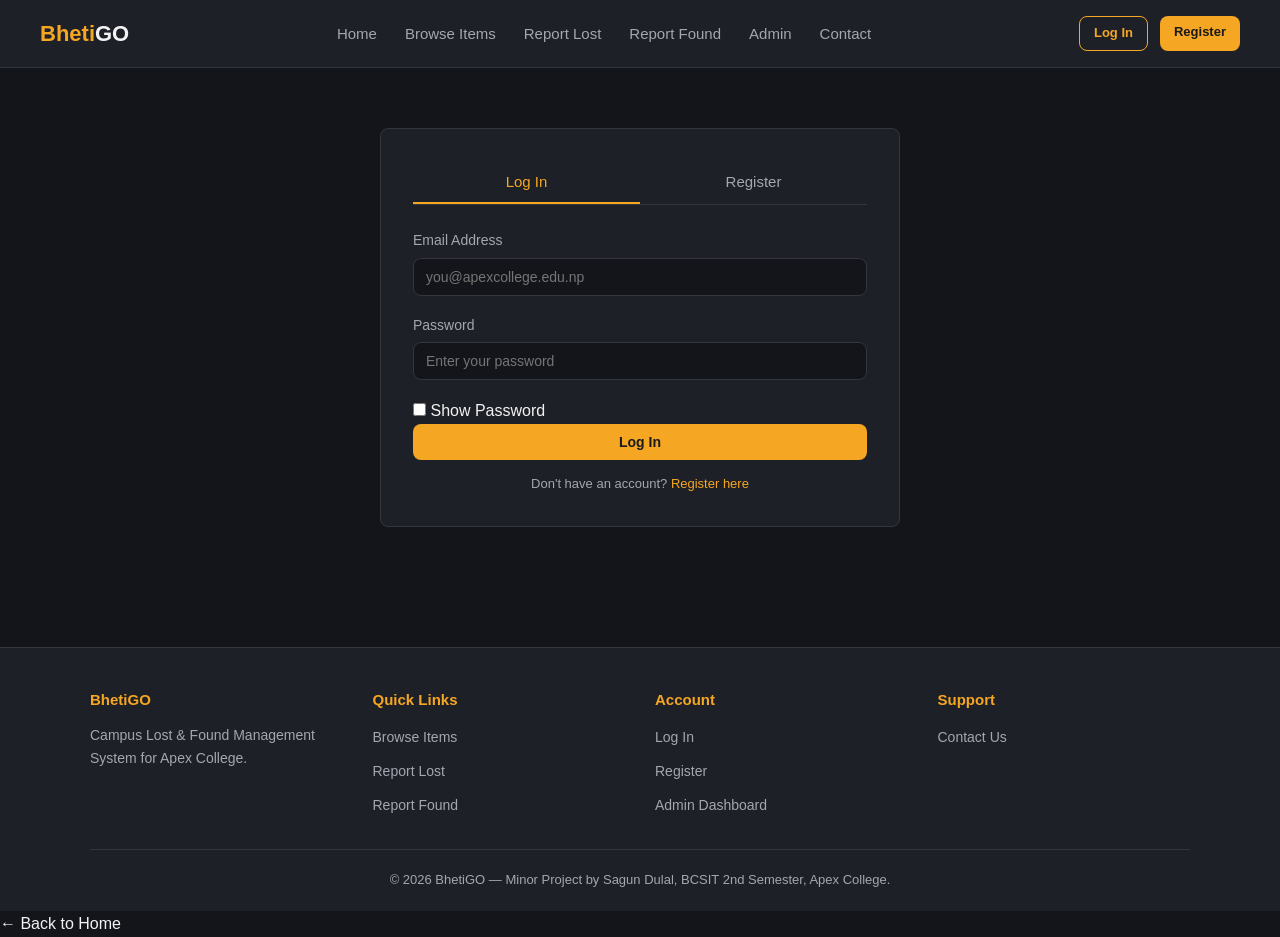
<file: login.html>
<!DOCTYPE html>
<html lang="en">
<head>
  <meta charset="UTF-8">
  <title>Log In / Register | BhetiGO</title>
  <meta name="viewport" content="width=device-width, initial-scale=1.0">
  <link rel="stylesheet" href="style.css">
  <meta name="author" content="Sagun Dulal">
</head>
<body>

  <nav class="navbar">
    <div class="logo">Bheti<span>GO</span></div>
    <ul class="nav-links">
      <li><a href="index.html" class="nav-link">Home</a></li>
      <li><a href="browse.html" class="nav-link">Browse Items</a></li>
      <li><a href="report-lost.html" class="nav-link">Report Lost</a></li>
      <li><a href="report-found.html" class="nav-link">Report Found</a></li>
      <li><a href="admin.html" class="nav-link">Admin</a></li>
      <li><a href="contact.html" class="nav-link">Contact</a></li>
    </ul>
    <div class="nav-buttons">
      <a href="login.html" class="btn btn-outline btn-small">Log In</a>
      <a href="login.html" class="btn btn-primary btn-small">Register</a>
    </div>
  </nav>

  <section id="login" class="page active">
    <div class="section container">
      <div class="form-wrapper">

        <div class="tab-buttons">
          <button type="button" class="active" onclick="showFormTab('login-form')">Log In</button>
          <button type="button" onclick="showFormTab('register-form')">Register</button>
        </div>

        <div id="login-form" class="tab-content active">
          <form action="#" method="POST">
            <div class="form-group">
              <label for="login-email">Email Address</label>
              <input type="email" id="login-email" name="email" placeholder="you@apexcollege.edu.np" required>
            </div>
            <div class="form-group">
              <label for="login-password">Password</label>
              <input type="password" id="login-password" name="password" placeholder="Enter your password" required>
            </div>
            <div class="show-password">
    <input type="checkbox" id="showPassword">
    <label for="showPassword">Show Password</label>
</div>
            <button type="submit" class="btn btn-primary" style="width:100%;">Log In</button>
          </form>
          <p class="form-note">Don't have an account? <a href="#" onclick="showFormTab('register-form')">Register here</a></p>
        </div>

        <div id="register-form" class="tab-content">
          <form action="#" method="POST">
            <div class="form-group">
              <label for="reg-name">Full Name</label>
              <input type="text" id="reg-name" name="fullname" placeholder="e.g. Sagun Dulal" required>
            </div>
            <div class="form-group">
              <label for="reg-roll">Roll Number</label>
              <input type="text" id="reg-roll" name="roll" placeholder="e.g. 2025-bcsit-208" required>
            </div>
            <div class="form-group">
              <label for="reg-email">Email Address</label>
              <input type="email" id="reg-email" name="email" placeholder="you@apexcollege.edu.np" required>
            </div>
            <div class="form-group">
              <label for="reg-password">Password</label>
              <input type="password" id="reg-password" name="password" placeholder="Create a password" required>
            </div>
            <button type="submit" class="btn btn-primary" style="width:100%;">Create Account</button>
          </form>
          <p class="form-note">Already registered? <a href="#" onclick="showFormTab('login-form')">Log in here</a></p>
        </div>

      </div>
    </div>
  </section>

  <footer class="footer">
    <div class="container">
      <div class="footer-grid">
        <div>
          <h4>BhetiGO</h4>
          <p style="color:#a4a6b0; font-size:14px;">Campus Lost &amp; Found Management System for Apex College.</p>
        </div>
        <div>
          <h4>Quick Links</h4>
          <ul>
            <li><a href="browse.html">Browse Items</a></li>
            <li><a href="report-lost.html">Report Lost</a></li>
            <li><a href="report-found.html">Report Found</a></li>
          </ul>
        </div>
        <div>
          <h4>Account</h4>
          <ul>
            <li><a href="login.html">Log In</a></li>
            <li><a href="login.html">Register</a></li>
            <li><a href="admin.html">Admin Dashboard</a></li>
          </ul>
        </div>
        <div>
          <h4>Support</h4>
          <ul>
            <li><a href="contact.html">Contact Us</a></li>
          </ul>
        </div>
      </div>
      <div class="footer-bottom">
        &copy; 2026 BhetiGO — Minor Project by Sagun Dulal, BCSIT 2nd Semester, Apex College.
      </div>
    </div>
  </footer>
<div class="back-home">
<a href="index.html" class="home-btn">← Back to Home</a>
</div>
<script src="script.js"></script>
</body>
</html>
</file>
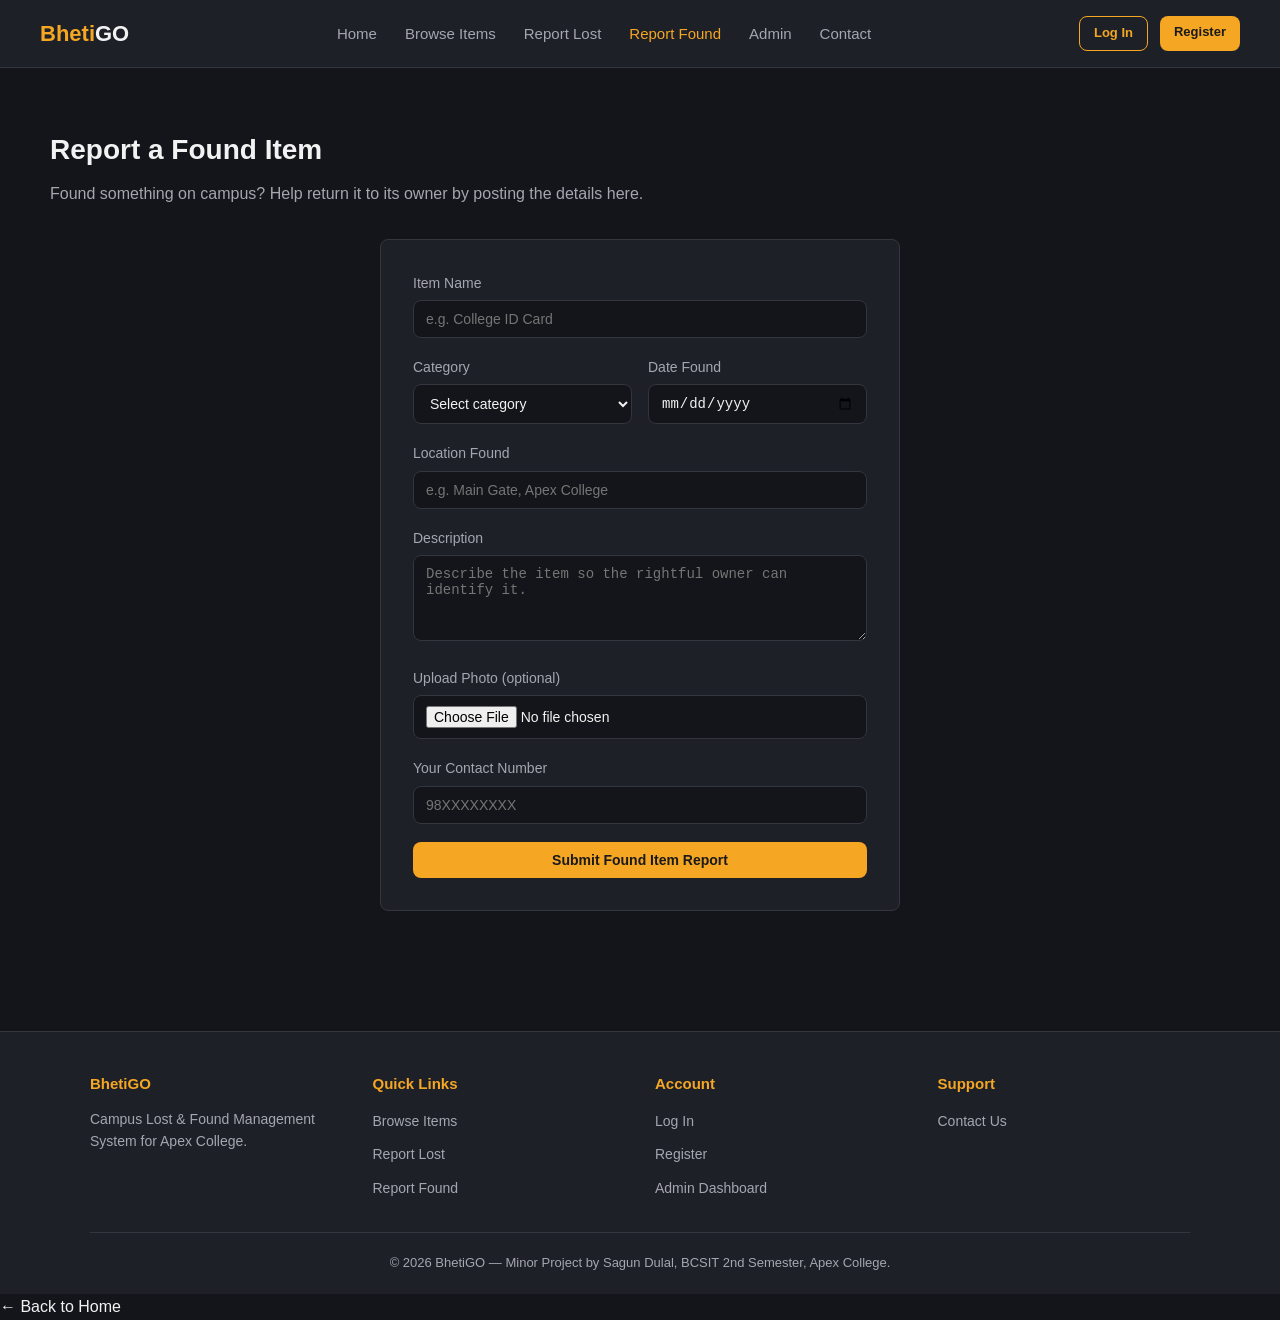
<file: report-found.html>
<!DOCTYPE html>
<html lang="en">
<head>
  <meta charset="UTF-8">
  <title>Report Found Item | BhetiGO</title>
  <meta name="viewport" content="width=device-width, initial-scale=1.0">
  <link rel="stylesheet" href="style.css">
  <meta name="author" content="Sagun Dulal">
</head>
<body>

  <nav class="navbar">
    <div class="logo">Bheti<span>GO</span></div>
    <ul class="nav-links">
      <li><a href="index.html" class="nav-link">Home</a></li>
      <li><a href="browse.html" class="nav-link">Browse Items</a></li>
      <li><a href="report-lost.html" class="nav-link">Report Lost</a></li>
      <li><a href="report-found.html" class="nav-link active">Report Found</a></li>
      <li><a href="admin.html" class="nav-link">Admin</a></li>
      <li><a href="contact.html" class="nav-link">Contact</a></li>
    </ul>
    <div class="nav-buttons">
      <a href="login.html" class="btn btn-outline btn-small">Log In</a>
      <a href="login.html" class="btn btn-primary btn-small">Register</a>
    </div>
  </nav>

  <section id="report-found" class="page active">
    <div class="section container">
      <h2 class="section-title">Report a Found Item</h2>
      <p class="section-subtitle">Found something on campus? Help return it to its owner by posting the details here.</p>

      <div class="form-wrapper">
        <form action="#" method="POST">

          <div class="form-group">
            <label for="found-item-name">Item Name</label>
            <input type="text" id="found-item-name" name="item_name" placeholder="e.g. College ID Card" required>
          </div>

          <div class="form-row">
            <div class="form-group">
              <label for="found-category">Category</label>
              <select id="found-category" name="category" required>
                <option value="">Select category</option>
                <option value="wallet">Wallet</option>
                <option value="earphones">Earphones</option>
                <option value="id-card">ID Card</option>
                <option value="bag">Bag</option>
                <option value="watch">Watch</option>
                <option value="other">Other</option>
              </select>
            </div>
            <div class="form-group">
              <label for="date-found">Date Found</label>
              <input type="date" id="date-found" name="date_found" required>
            </div>
          </div>

          <div class="form-group">
            <label for="found-location">Location Found</label>
            <input type="text" id="found-location" name="location" placeholder="e.g. Main Gate, Apex College" required>
          </div>

          <div class="form-group">
            <label for="found-description">Description</label>
            <textarea id="found-description" name="description" rows="4" placeholder="Describe the item so the rightful owner can identify it."></textarea>
          </div>

          <div class="form-group">
            <label for="found-photo">Upload Photo (optional)</label>
            <input type="file" id="found-photo" name="photo" accept="image/*">
          </div>

          <div class="form-group">
            <label for="found-contact">Your Contact Number</label>
            <input type="tel" id="found-contact" name="contact" placeholder="98XXXXXXXX" required>
          </div>

          <button type="submit" class="btn btn-primary" style="width:100%;">Submit Found Item Report</button>
        </form>
      </div>
    </div>
  </section>

  <footer class="footer">
    <div class="container">
      <div class="footer-grid">
        <div>
          <h4>BhetiGO</h4>
          <p style="color:#a4a6b0; font-size:14px;">Campus Lost &amp; Found Management System for Apex College.</p>
        </div>
        <div>
          <h4>Quick Links</h4>
          <ul>
            <li><a href="browse.html">Browse Items</a></li>
            <li><a href="report-lost.html">Report Lost</a></li>
            <li><a href="report-found.html">Report Found</a></li>
          </ul>
        </div>
        <div>
          <h4>Account</h4>
          <ul>
            <li><a href="login.html">Log In</a></li>
            <li><a href="login.html">Register</a></li>
            <li><a href="admin.html">Admin Dashboard</a></li>
          </ul>
        </div>
        <div>
          <h4>Support</h4>
          <ul>
            <li><a href="contact.html">Contact Us</a></li>
          </ul>
        </div>
      </div>
      <div class="footer-bottom">
        &copy; 2026 BhetiGO — Minor Project by Sagun Dulal, BCSIT 2nd Semester, Apex College.
      </div>
    </div>
  </footer>
<div class="back-home">
 <a href="index.html" class="home-btn">← Back to Home</a>
</div>
<script src="script.js"></script>
</body>
</html>
</file>
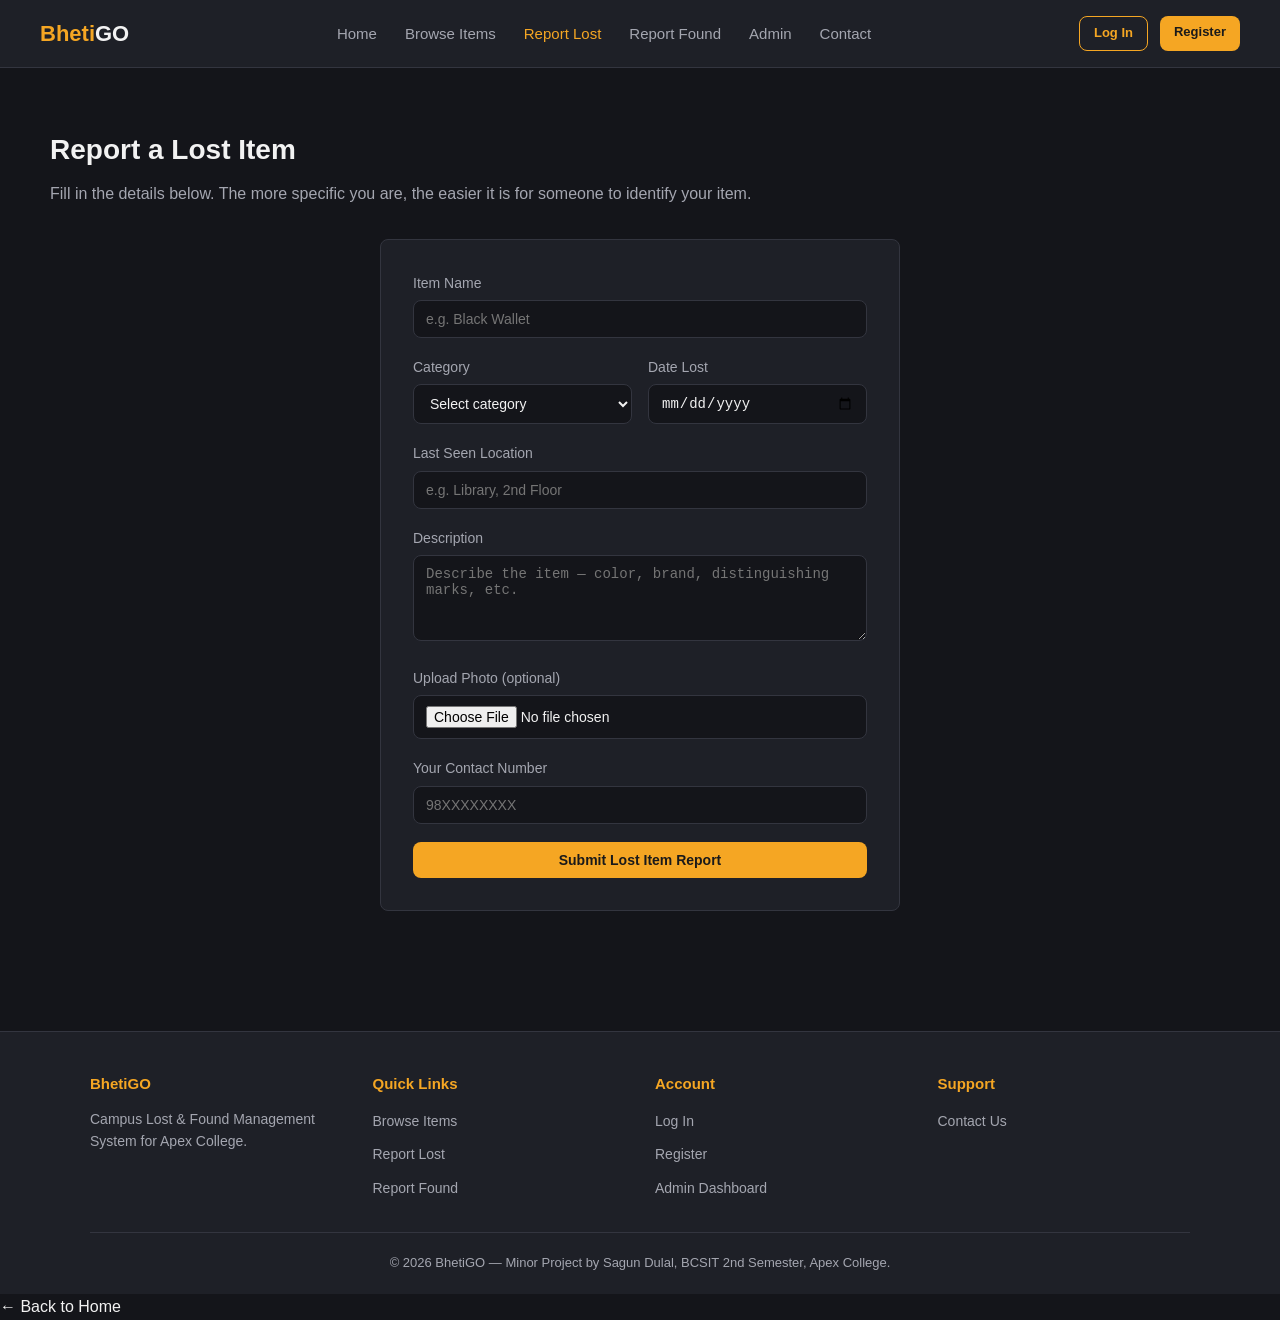
<file: report-lost.html>
<!DOCTYPE html>
<html lang="en">
<head>
  <meta charset="UTF-8">
  <title>Report Lost Item | BhetiGO</title>
  <meta name="viewport" content="width=device-width, initial-scale=1.0">
  <link rel="stylesheet" href="style.css">
  <meta name="author" content="Sagun Dulal">
</head>
<body>

  <nav class="navbar">
    <div class="logo">Bheti<span>GO</span></div>
    <ul class="nav-links">
      <li><a href="index.html" class="nav-link">Home</a></li>
      <li><a href="browse.html" class="nav-link">Browse Items</a></li>
      <li><a href="report-lost.html" class="nav-link active">Report Lost</a></li>
      <li><a href="report-found.html" class="nav-link">Report Found</a></li>
      <li><a href="admin.html" class="nav-link">Admin</a></li>
      <li><a href="contact.html" class="nav-link">Contact</a></li>
    </ul>
    <div class="nav-buttons">
      <a href="login.html" class="btn btn-outline btn-small">Log In</a>
      <a href="login.html" class="btn btn-primary btn-small">Register</a>
    </div>
  </nav>

  <section id="report-lost" class="page active">
    <div class="section container">
      <h2 class="section-title">Report a Lost Item</h2>
      <p class="section-subtitle">Fill in the details below. The more specific you are, the easier it is for someone to identify your item.</p>

      <div class="form-wrapper">
        <form action="#" method="POST">

          <div class="form-group">
            <label for="lost-item-name">Item Name</label>
            <input type="text" id="lost-item-name" name="item_name" placeholder="e.g. Black Wallet" required>
          </div>

          <div class="form-row">
            <div class="form-group">
              <label for="lost-category">Category</label>
              <select id="lost-category" name="category" required>
                <option value="">Select category</option>
                <option value="wallet">Wallet</option>
                <option value="earphones">Earphones</option>
                <option value="id-card">ID Card</option>
                <option value="bag">Bag</option>
                <option value="watch">Watch</option>
                <option value="other">Other</option>
              </select>
            </div>
            <div class="form-group">
              <label for="date-lost">Date Lost</label>
              <input type="date" id="date-lost" name="date_lost" required>
            </div>
          </div>

          <div class="form-group">
            <label for="lost-location">Last Seen Location</label>
            <input type="text" id="lost-location" name="location" placeholder="e.g. Library, 2nd Floor" required>
          </div>

          <div class="form-group">
            <label for="lost-description">Description</label>
            <textarea id="lost-description" name="description" rows="4" placeholder="Describe the item — color, brand, distinguishing marks, etc."></textarea>
          </div>

          <div class="form-group">
            <label for="lost-photo">Upload Photo (optional)</label>
            <input type="file" id="lost-photo" name="photo" accept="image/*">
          </div>

          <div class="form-group">
            <label for="lost-contact">Your Contact Number</label>
            <input type="tel" id="lost-contact" name="contact" placeholder="98XXXXXXXX" required>
          </div>

          <button type="submit" class="btn btn-primary" style="width:100%;">Submit Lost Item Report</button>
        </form>
      </div>
    </div>
  </section>

  <footer class="footer">
    <div class="container">
      <div class="footer-grid">
        <div>
          <h4>BhetiGO</h4>
          <p style="color:#a4a6b0; font-size:14px;">Campus Lost &amp; Found Management System for Apex College.</p>
        </div>
        <div>
          <h4>Quick Links</h4>
          <ul>
            <li><a href="browse.html">Browse Items</a></li>
            <li><a href="report-lost.html">Report Lost</a></li>
            <li><a href="report-found.html">Report Found</a></li>
          </ul>
        </div>
        <div>
          <h4>Account</h4>
          <ul>
            <li><a href="login.html">Log In</a></li>
            <li><a href="login.html">Register</a></li>
            <li><a href="admin.html">Admin Dashboard</a></li>
          </ul>
        </div>
        <div>
          <h4>Support</h4>
          <ul>
            <li><a href="contact.html">Contact Us</a></li>
          </ul>
        </div>
      </div>
      <div class="footer-bottom">
        &copy; 2026 BhetiGO — Minor Project by Sagun Dulal, BCSIT 2nd Semester, Apex College.
      </div>
    </div>
  </footer>
<div class="back-home">
<a href="index.html" class="home-btn">← Back to Home</a>
</div>
<script src="script.js"></script>
</body>
</html>
</file>
<file: style.css>
/* =======================================================
   BhetiGO - Campus Lost & Found Management System
   Shared Stylesheet
   ======================================================= */

/* ---------- Reset ---------- */
* {
  margin: 0;
  padding: 0;
  box-sizing: border-box;
}

/* ---------- Theme Variables ---------- */
:root {
  --bg-main: #14151a;
  --bg-card: #1e2027;
  --bg-card-hover: #262832;
  --border-color: #33353f;
  --text-main: #f2f2f2;
  --text-muted: #a4a6b0;
  --amber: #f5a623;
  --amber-dark: #c9840f;
  --green: #4caf50;
  --red: #e05252;
  --radius: 8px;
}

body {
  font-family: 'Segoe UI', Arial, sans-serif;
  background-color: var(--bg-main);
  color: var(--text-main);
  line-height: 1.6;
}

a {
  text-decoration: none;
  color: inherit;
}

ul {
  list-style: none;
}

img {
  max-width: 100%;
  display: block;
}

/* ---------- Navbar ---------- */
.navbar {
  display: flex;
  justify-content: space-between;
  align-items: center;
  padding: 16px 40px;
  background-color: var(--bg-card);
  border-bottom: 1px solid var(--border-color);
  position: sticky;
  top: 0;
  z-index: 100;
}

.navbar .logo {
  font-size: 22px;
  font-weight: bold;
  color: var(--amber);
}

.navbar .logo span {
  color: var(--text-main);
}

.nav-links {
  display: flex;
  gap: 28px;
}

.nav-links li a {
  color: var(--text-muted);
  font-size: 15px;
  transition: color 0.2s;
}

.nav-links li a:hover,
.nav-links li a.active {
  color: var(--amber);
}

.nav-buttons {
  display: flex;
  gap: 12px;
}

/* ---------- Buttons ---------- */
.btn {
  display: inline-block;
  padding: 10px 20px;
  border-radius: var(--radius);
  border: none;
  font-size: 14px;
  cursor: pointer;
  font-weight: 600;
  transition: background-color 0.2s, transform 0.1s;
}

.btn:active {
  transform: scale(0.97);
}

.btn-primary {
  background-color: var(--amber);
  color: #1a1a1a;
}

.btn-primary:hover {
  background-color: var(--amber-dark);
}

.btn-outline {
  background-color: transparent;
  border: 1px solid var(--amber);
  color: var(--amber);
}

.btn-outline:hover {
  background-color: var(--amber);
  color: #1a1a1a;
}

.btn-small {
  padding: 6px 14px;
  font-size: 13px;
}

.btn-danger {
  background-color: var(--red);
  color: #fff;
}

.btn-danger:hover {
  background-color: #b83b3b;
}

/* ---------- Layout Helpers ---------- */
.container {
  max-width: 1180px;
  margin: 0 auto;
  padding: 0 40px;
}

.section {
  padding: 60px 0;
}

.section-title {
  font-size: 28px;
  margin-bottom: 8px;
}

.section-subtitle {
  color: var(--text-muted);
  margin-bottom: 32px;
}

/* ---------- Hero ---------- */
.hero {
  position: relative;
  text-align: center;
  padding: 80px 20px 60px;
  background: linear-gradient(180deg, var(--bg-card) 0%, var(--bg-main) 100%);
  border-bottom: 1px solid var(--border-color);
}
.hero-corner-logo {
  position: absolute;
  top: 20px;
  right: 20px;
}

.hero-corner-logo img {
  width: 320px;
  height: auto;
  border-radius: 10px;
  box-shadow: 0 4px 15px rgba(0,0,0,0.3);
}

.hero h1 {
  font-size: 40px;
  margin-bottom: 16px;
}

.hero h1 span {
  color: var(--amber);
}

.hero p {
  color: var(--text-muted);
  max-width: 560px;
  margin: 0 auto 28px;
}

.hero-buttons {
  display: flex;
  justify-content: center;
  gap: 16px;
}

/* ---------- Stats Row ---------- */
.stats-row {
  display: flex;
  justify-content: center;
  gap: 60px;
  margin-top: 50px;
  flex-wrap: wrap;
}

.stat-box {
  text-align: center;
}

.stat-box h2 {
  color: var(--amber);
  font-size: 30px;
}

.stat-box p {
  color: var(--text-muted);
  font-size: 14px;
}

/* ---------- Card Grid ---------- */
.card-grid {
  display: grid;
  grid-template-columns: repeat(auto-fit, minmax(240px, 1fr));
  gap: 24px;
}

.item-card {
  background-color: var(--bg-card);
  border: 1px solid var(--border-color);
  border-radius: var(--radius);
  overflow: hidden;
  transition: transform 0.15s, background-color 0.15s;
}

.item-card:hover {
  background-color: var(--bg-card-hover);
  transform: translateY(-4px);
}

.item-thumb {
  height: 130px;
  display: flex;
  align-items: center;
  justify-content: center;
  font-size: 48px;
  background-color: #262832;
  border-bottom: 1px solid var(--border-color);
}

.item-body {
  padding: 16px;
}

.item-body h3 {
  font-size: 16px;
  margin-bottom: 6px;
}

.item-body p {
  font-size: 13px;
  color: var(--text-muted);
  margin-bottom: 10px;
}

.tag {
  display: inline-block;
  font-size: 11px;
  padding: 3px 10px;
  border-radius: 20px;
  font-weight: 600;
  margin-bottom: 10px;
}

.tag-lost {
  background-color: rgba(224, 82, 82, 0.15);
  color: var(--red);
}

.tag-found {
  background-color: rgba(76, 175, 80, 0.15);
  color: var(--green);
}

.tag-pending {
  background-color: rgba(245, 166, 35, 0.15);
  color: var(--amber);
}

.item-footer {
  display: flex;
  justify-content: space-between;
  align-items: center;
}

/* ---------- Forms ---------- */
.form-wrapper {
  max-width: 520px;
  margin: 0 auto;
  background-color: var(--bg-card);
  border: 1px solid var(--border-color);
  border-radius: var(--radius);
  padding: 32px;
}

.form-group {
  margin-bottom: 18px;
}

.form-group label {
  display: block;
  font-size: 14px;
  margin-bottom: 6px;
  color: var(--text-muted);
}

.form-group input,
.form-group select,
.form-group textarea {
  width: 100%;
  padding: 10px 12px;
  border-radius: var(--radius);
  border: 1px solid var(--border-color);
  background-color: var(--bg-main);
  color: var(--text-main);
  font-size: 14px;
}

.form-group input:focus,
.form-group select:focus,
.form-group textarea:focus {
  outline: none;
  border-color: var(--amber);
}

.form-row {
  display: flex;
  gap: 16px;
}

.form-row .form-group {
  flex: 1;
}

.form-note {
  font-size: 13px;
  color: var(--text-muted);
  margin-top: 14px;
  text-align: center;
}

.form-note a {
  color: var(--amber);
}

/* ---------- Tabs (Login/Register) ---------- */
.tab-buttons {
  display: flex;
  margin-bottom: 24px;
  border-bottom: 1px solid var(--border-color);
}

.tab-buttons button {
  flex: 1;
  padding: 12px;
  background: none;
  border: none;
  color: var(--text-muted);
  font-size: 15px;
  cursor: pointer;
  border-bottom: 2px solid transparent;
}

.tab-buttons button.active {
  color: var(--amber);
  border-bottom: 2px solid var(--amber);
}

.tab-content {
  display: none;
}

.tab-content.active {
  display: block;
}

/* ---------- Filter Bar ---------- */
.filter-bar {
  display: flex;
  gap: 14px;
  margin-bottom: 30px;
  flex-wrap: wrap;
}

.filter-bar input,
.filter-bar select {
  padding: 10px 12px;
  border-radius: var(--radius);
  border: 1px solid var(--border-color);
  background-color: var(--bg-card);
  color: var(--text-main);
}

.filter-bar input {
  flex: 1;
  min-width: 200px;
}

/* ---------- Item Details Page ---------- */
.details-wrapper {
  display: grid;
  grid-template-columns: 1fr 1fr;
  gap: 40px;
}

.details-image {
  height: 320px;
  background-color: var(--bg-card);
  border: 1px solid var(--border-color);
  border-radius: var(--radius);
  display: flex;
  align-items: center;
  justify-content: center;
  font-size: 90px;
}

.details-info h1 {
  font-size: 26px;
  margin-bottom: 10px;
}

.details-list {
  margin: 20px 0;
}

.details-list li {
  display: flex;
  justify-content: space-between;
  padding: 10px 0;
  border-bottom: 1px solid var(--border-color);
  font-size: 14px;
}

.details-list li span:first-child {
  color: var(--text-muted);
}

/* ---------- Table (Admin Dashboard) ---------- */
.data-table {
  width: 100%;
  border-collapse: collapse;
  background-color: var(--bg-card);
  border: 1px solid var(--border-color);
  border-radius: var(--radius);
  overflow: hidden;
}

.data-table th,
.data-table td {
  padding: 14px 16px;
  text-align: left;
  font-size: 14px;
  border-bottom: 1px solid var(--border-color);
}

.data-table th {
  background-color: #262832;
  color: var(--text-muted);
  text-transform: uppercase;
  font-size: 12px;
}

.data-table tr:last-child td {
  border-bottom: none;
}

/* ---------- Dashboard Summary Cards ---------- */
.summary-row {
  display: grid;
  grid-template-columns: repeat(auto-fit, minmax(200px, 1fr));
  gap: 20px;
  margin-bottom: 40px;
}

.summary-card {
  background-color: var(--bg-card);
  border: 1px solid var(--border-color);
  border-radius: var(--radius);
  padding: 20px;
}

.summary-card h2 {
  color: var(--amber);
  font-size: 28px;
}

.summary-card p {
  color: var(--text-muted);
  font-size: 13px;
  margin-top: 4px;
}

/* ---------- Footer ---------- */
.footer {
  background-color: var(--bg-card);
  border-top: 1px solid var(--border-color);
  padding: 40px 0 20px;
  margin-top: 60px;
}

.footer-grid {
  display: grid;
  grid-template-columns: repeat(auto-fit, minmax(180px, 1fr));
  gap: 30px;
  margin-bottom: 24px;
}

.footer-grid h4 {
  margin-bottom: 12px;
  color: var(--amber);
  font-size: 15px;
}

.footer-grid li {
  margin-bottom: 8px;
}

.footer-grid li a {
  color: var(--text-muted);
  font-size: 14px;
}

.footer-grid li a:hover {
  color: var(--amber);
}

.footer-bottom {
  text-align: center;
  color: var(--text-muted);
  font-size: 13px;
  padding-top: 20px;
  border-top: 1px solid var(--border-color);
}

/* ---------- Page Switching ---------- */
/* Every top-level page is hidden by default. showPage() in the JS
   adds/removes the "active" class to reveal only one at a time. */
.page {
  display: none;
}

.page.active {
  display: block;
}

/* ---------- Responsive ---------- */
@media (max-width: 768px) {
  .navbar {
    flex-direction: column;
    gap: 14px;
    padding: 16px 20px;
  }

  .container {
    padding: 0 20px;
  }

  .details-wrapper {
    grid-template-columns: 1fr;
  }

  .form-row {
    flex-direction: column;
    gap: 0;
  }

  .hero-corner-logo {
    position: static;
    margin-bottom: 20px;
    text-align: center;
  }

  .hero-corner-logo img {
    width: 100%;
    max-width: 300px;
    margin: auto;
  }

  .show-password {
    display: flex;
    align-items: center;
    gap: 8px;
    margin-top: 10px;
    margin-bottom: 15px;
    font-size: 14px;
}

.show-password input {
    cursor: pointer;
}

.show-password label {
    cursor: pointer;
    user-select: none;
}

.back-home {
    text-align: center;
    margin: 30px 0;
}

.home-btn {
    display: inline-block;
    padding: 10px 20px;
    background-color: #0d6efd;
    color: white;
    text-decoration: none;
    border-radius: 6px;
    transition: background-color 0.3s ease;
}

.home-btn:hover {
    background-color: #0b5ed7;
}
</file>
